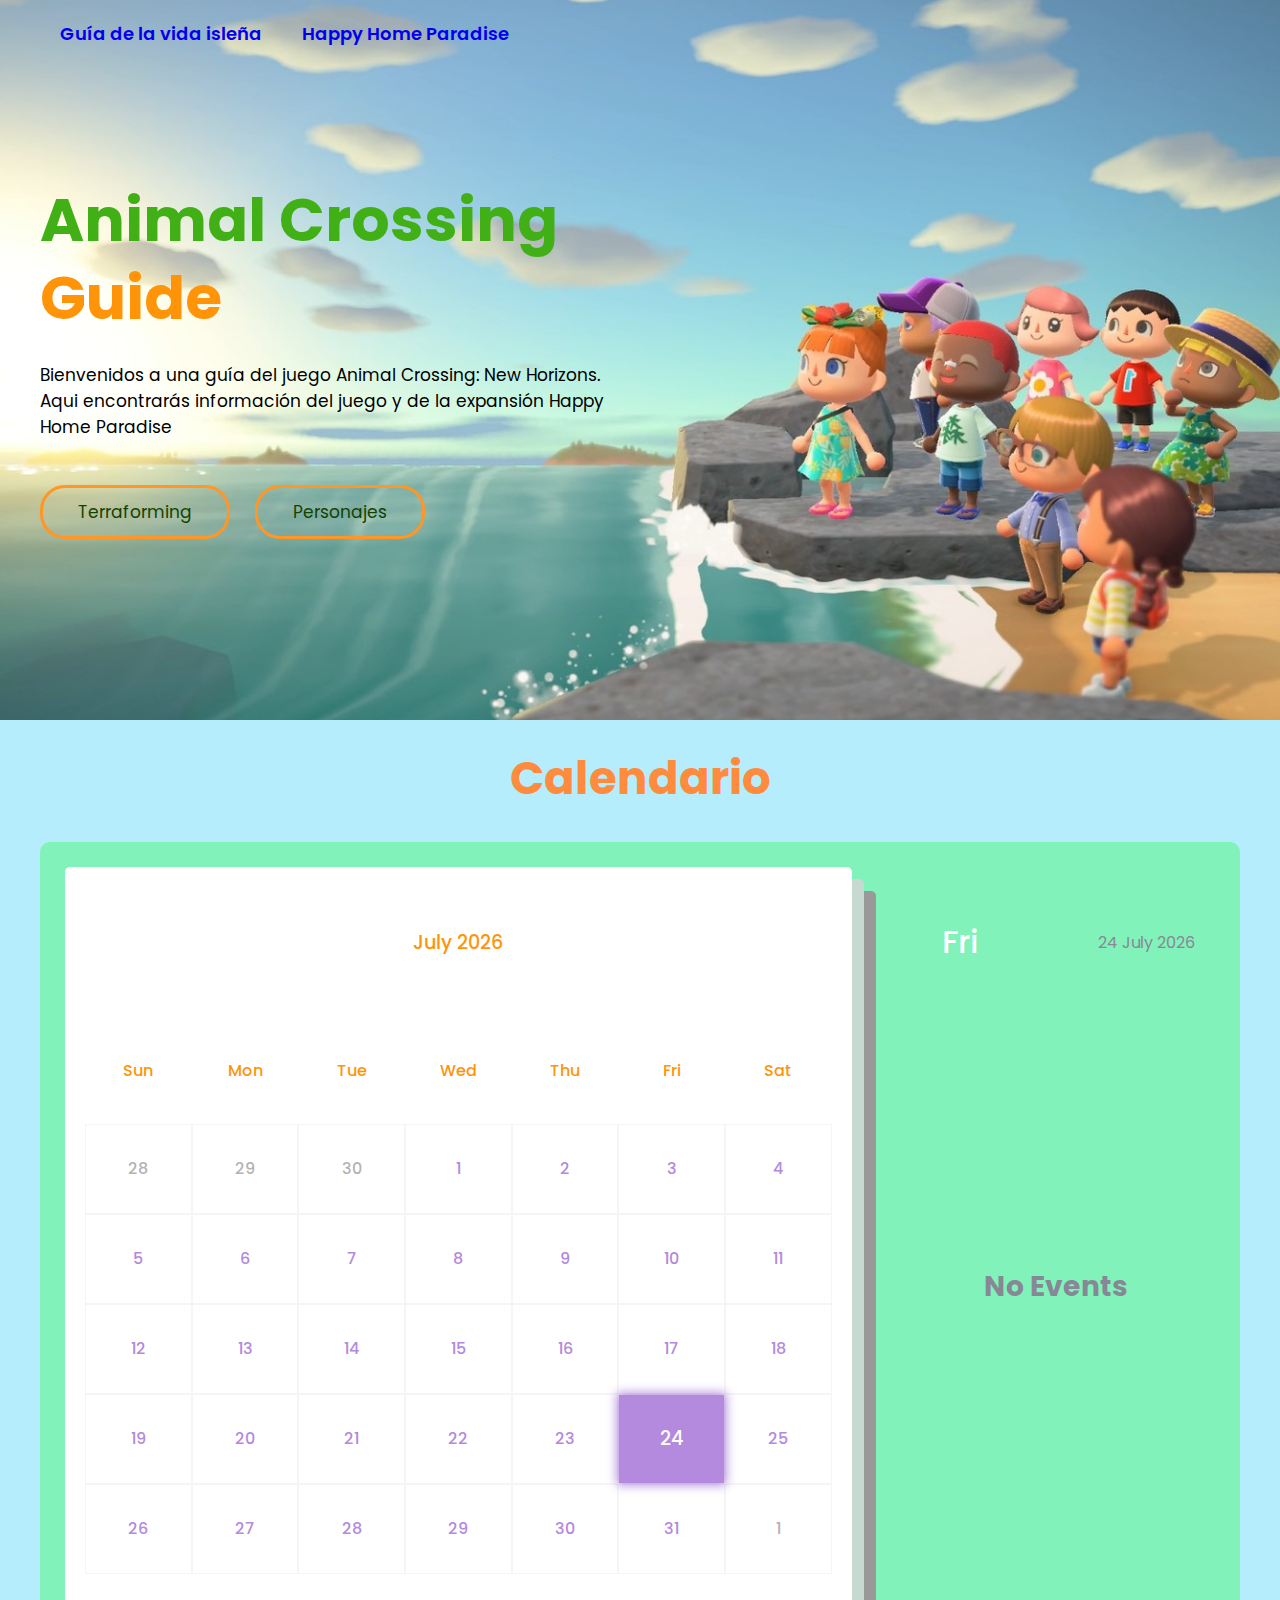
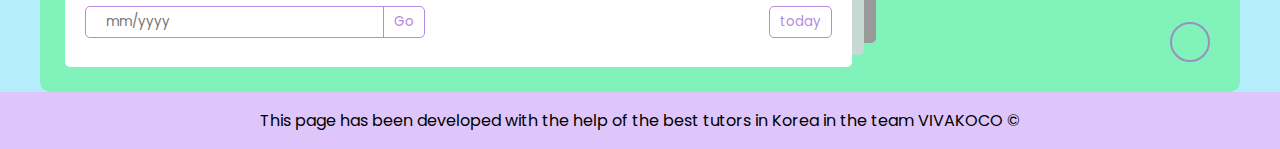
<file: Index.html>
<!DOCTYPE html>
<html>
<head>
    <meta charset="UTF-8" />
    <meta name="viewport" content="width=device-width, initial-scale=1.0">
    <title>Animal Crossing Guide</title>
    <link rel="stylesheet" href="style.css">
    <link rel="stylesheet" href="https://cdnjs.cloudflare.com/ajax/libs/font-awesome/6.6.0/css/all.min.css" integrity="sha512-Kc323vGBEqzTmouAECnVceyQqyqdsSiqLQISBL29aUW4U/M7pSPA/gEUZQqv1cwx4OnYxTxve5UMg5GT6L4JJg==" crossorigin="anonymous" referrerpolicy="no-referrer" />
</head>

<body>
    <header class="header">
    
        <div class="menu container">
            <nav class="navbar">
                <ul>
                    <li><a href="guia.html" >Guía de la vida isleña</a></li>
                    <li><a href="hhp.html" >Happy Home Paradise</a></li>
                </ul>
            </nav>
        </div>
        <div class="header-content container">
            <div class="header-txt">
                <h1>Animal Crossing <span> <br>Guide</span> </h1>
                <p>
                    Bienvenidos a una guía del juego Animal Crossing: New Horizons. 
                    Aqui encontrarás información del juego y de la expansión Happy Home Paradise 
                    
                </p>
                <div class="butons">
                    <a href="#" class="btn-1">Terraforming</a>
                    <a href="#" class="btn-1">Personajes</a>
                </div>
            </div>
        </div>
    </header>

    <div class="titulocal"><h2>Calendario</h2></div>
    

<section>
        
        <div class="calendar-content container">
            <div class="left">
                <div class="calendar">
                    <div class="month">
                        <i class="fa fa-angle-left prev"></i>
                        <div class="date"></div>
                        <i class="fa fa-angle-right next"></i>
                    </div>
                    <div class="weekdays">
                        <div>sun</div>
                        <div>mon</div>
                        <div>tue</div>
                        <div>wed</div>
                        <div>thu</div>
                        <div>fri</div>
                        <div>sat</div>
                    </div>
                    <div class="days">
                        <!-- Agregar dias a js -->
        
                    </div>
                    <div class="goto-today">
                        <div class="goto">
                            <input type="text" placeholder="mm/yyyy" class="date-input">
                            <button class="goto-btn">Go</button>
                        </div>
                        <button class="today-btn">today</button>
                    </div>
                </div>
            </div>
            <div class="right">
              <div class="today-date">
                <div class="event-day">wed</div>
                <div class="event-date">12th december 2022</div>
              </div>
              <div class="events"></div>
              <div class="add-event-wrapper">
                <div class="add-event-header">
                  <div class="title">Add Event</div>
                  <i class="fas fa-times close"></i>
                </div>
                <div class="add-event-body">
                  <div class="add-event-input">
                    <input type="text" placeholder="Event Name" class="event-name" />
                  </div>
                  <div class="add-event-input">
                    <input
                      type="text"
                      placeholder="Event Time From"
                      class="event-time-from"
                    />
                  </div>
                  <div class="add-event-input">
                    <input
                      type="text"
                      placeholder="Event Time To"
                      class="event-time-to"
                    />
                  </div>
                </div>
                <div class="add-event-footer">
                  <button class="add-event-btn">Add Event</button>
                </div>
              </div>
            </div>
            <button class="add-event">
              <i class="fas fa-plus"></i>
            </button>
        </div>
        
        <div class="credits">
         
  
          <footer>
            <p>This page has been developed with the help of the best tutors in Korea in the team VIVAKOCO ©</p>
        </footer>

    <script src="script.js"></script>
    </body>
</html>
</file>
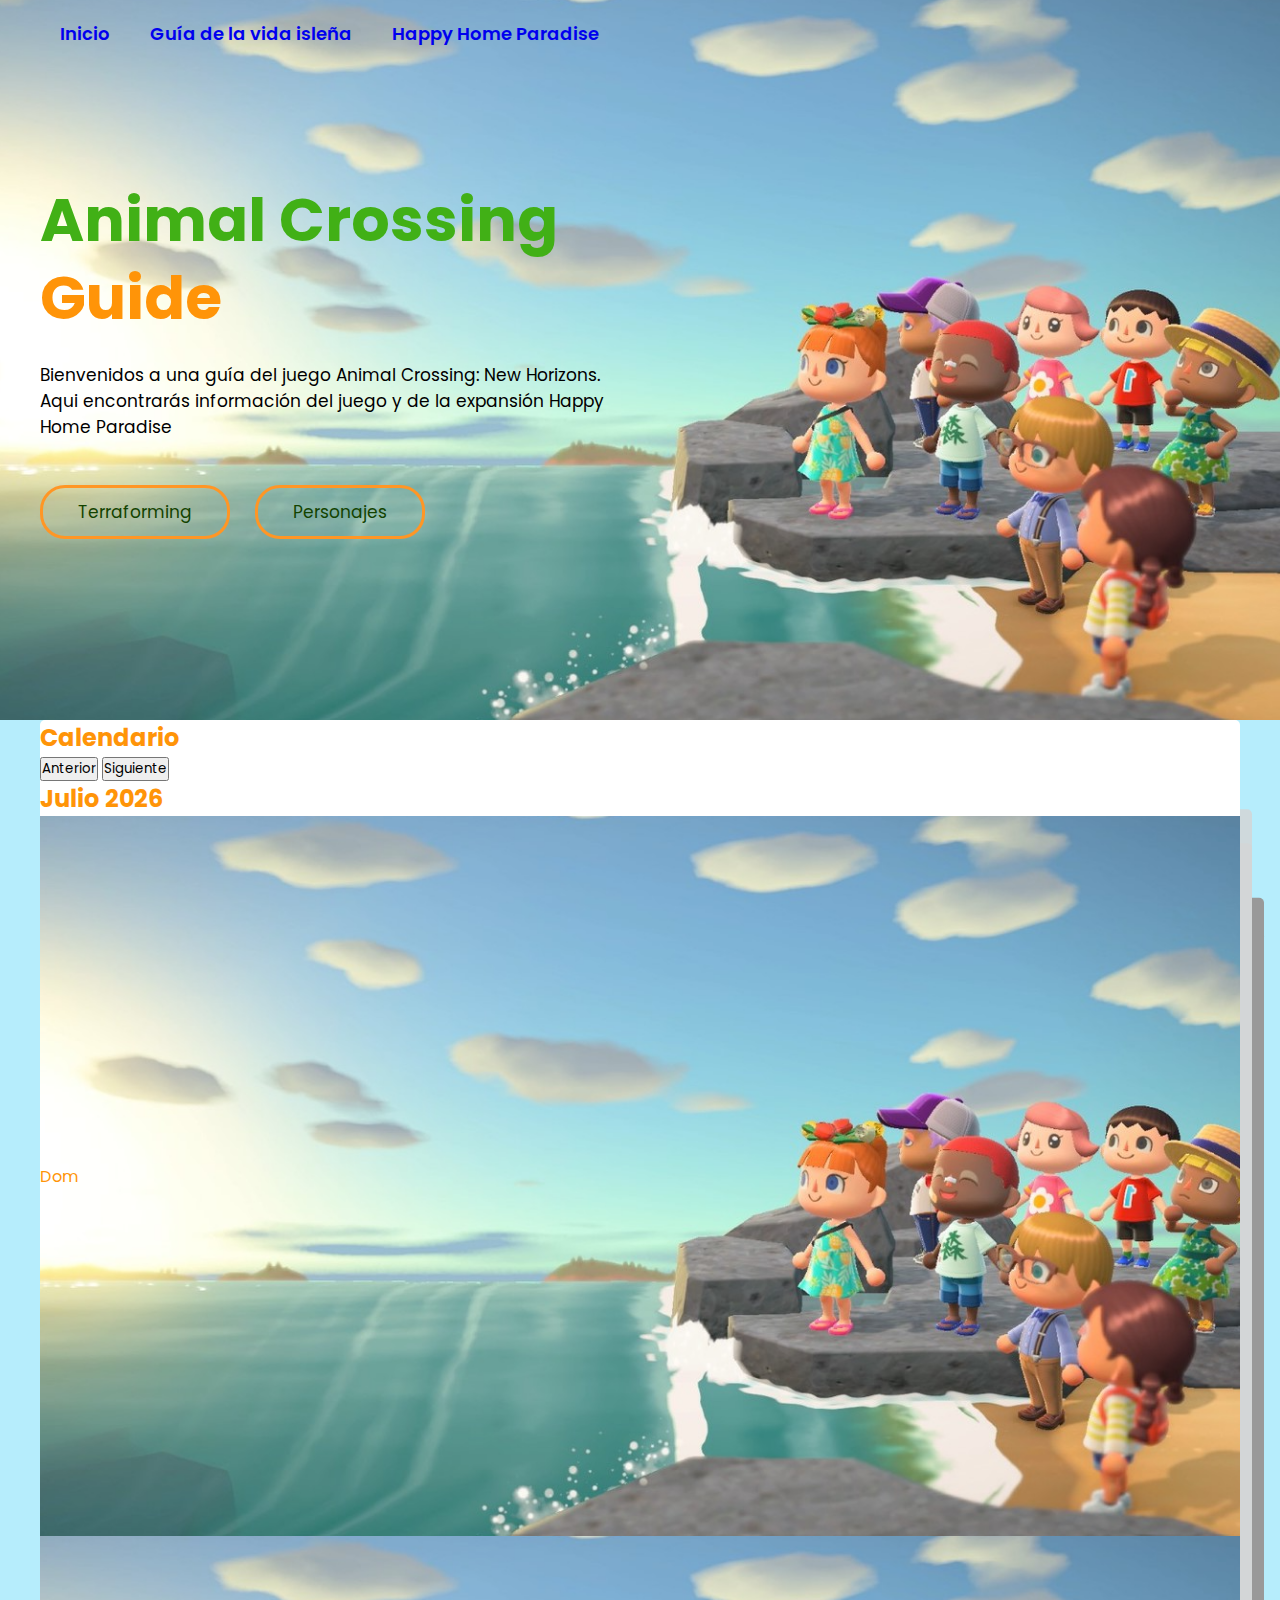
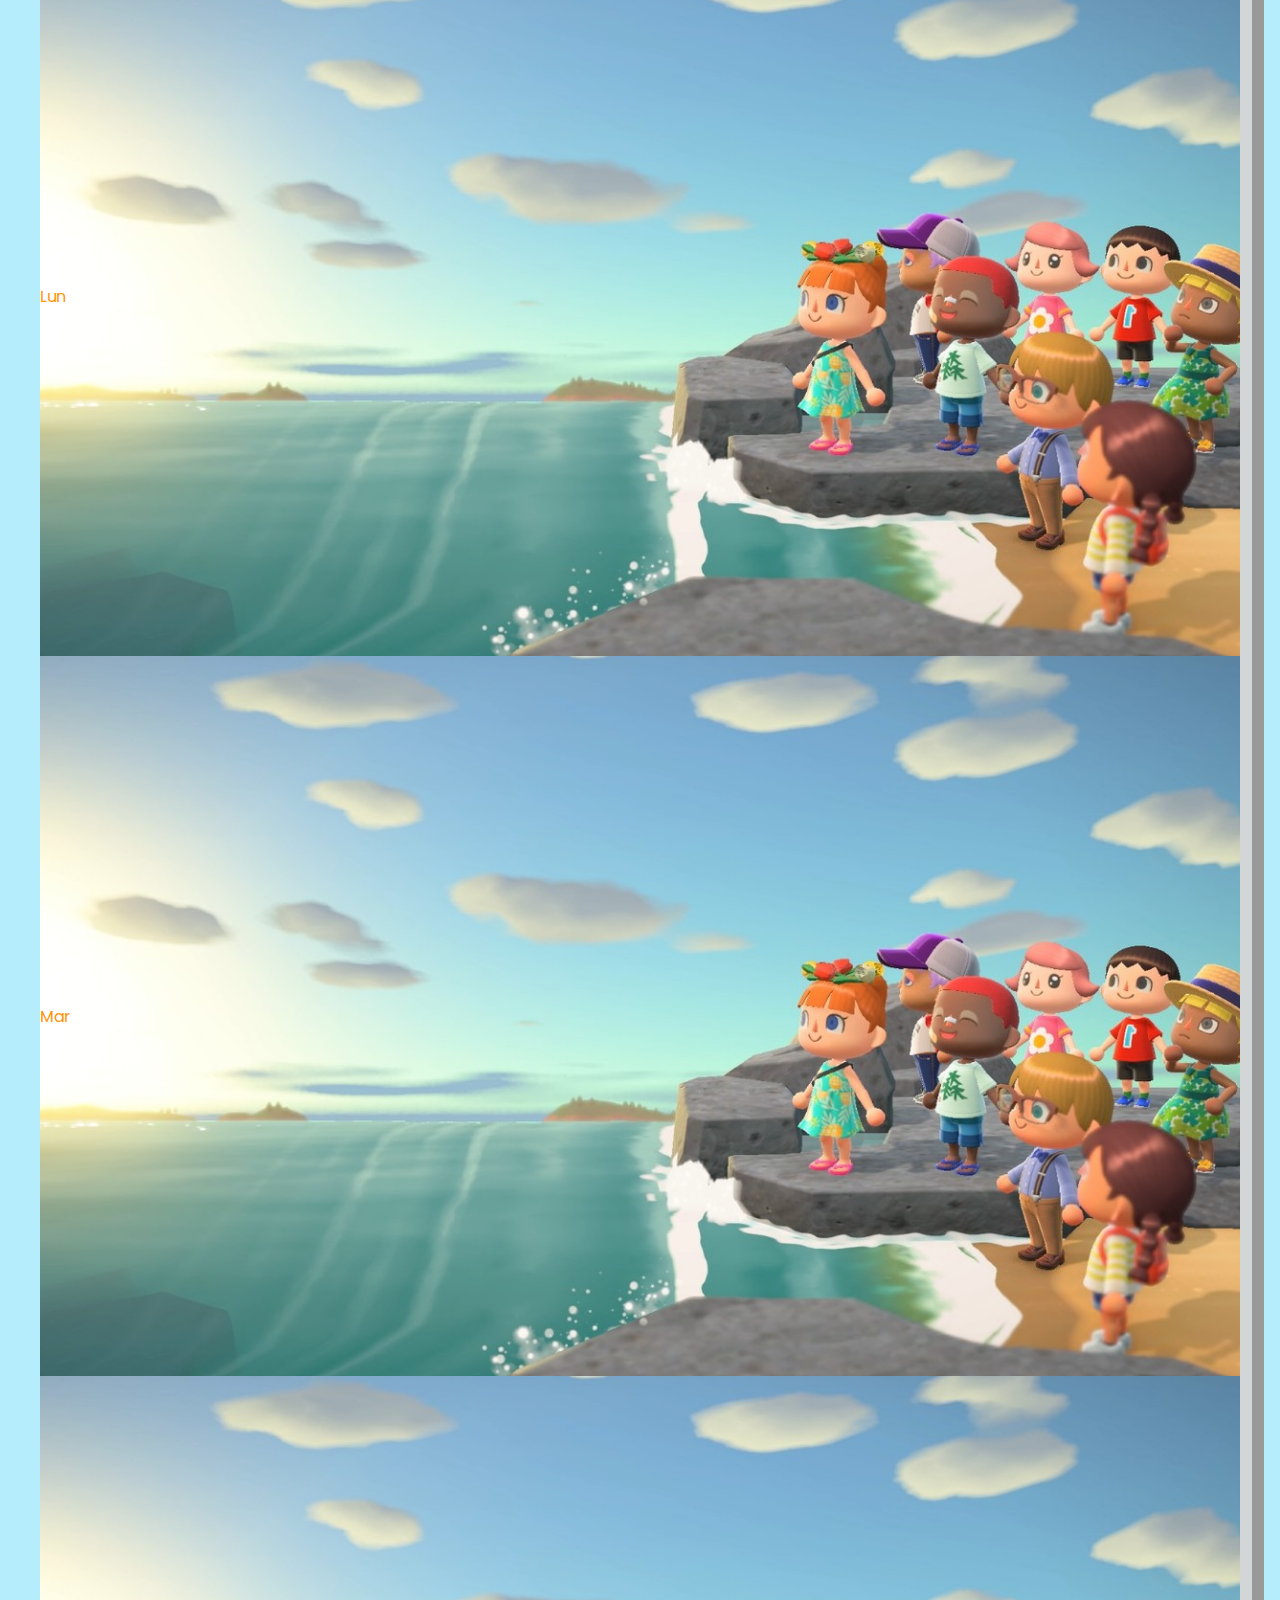
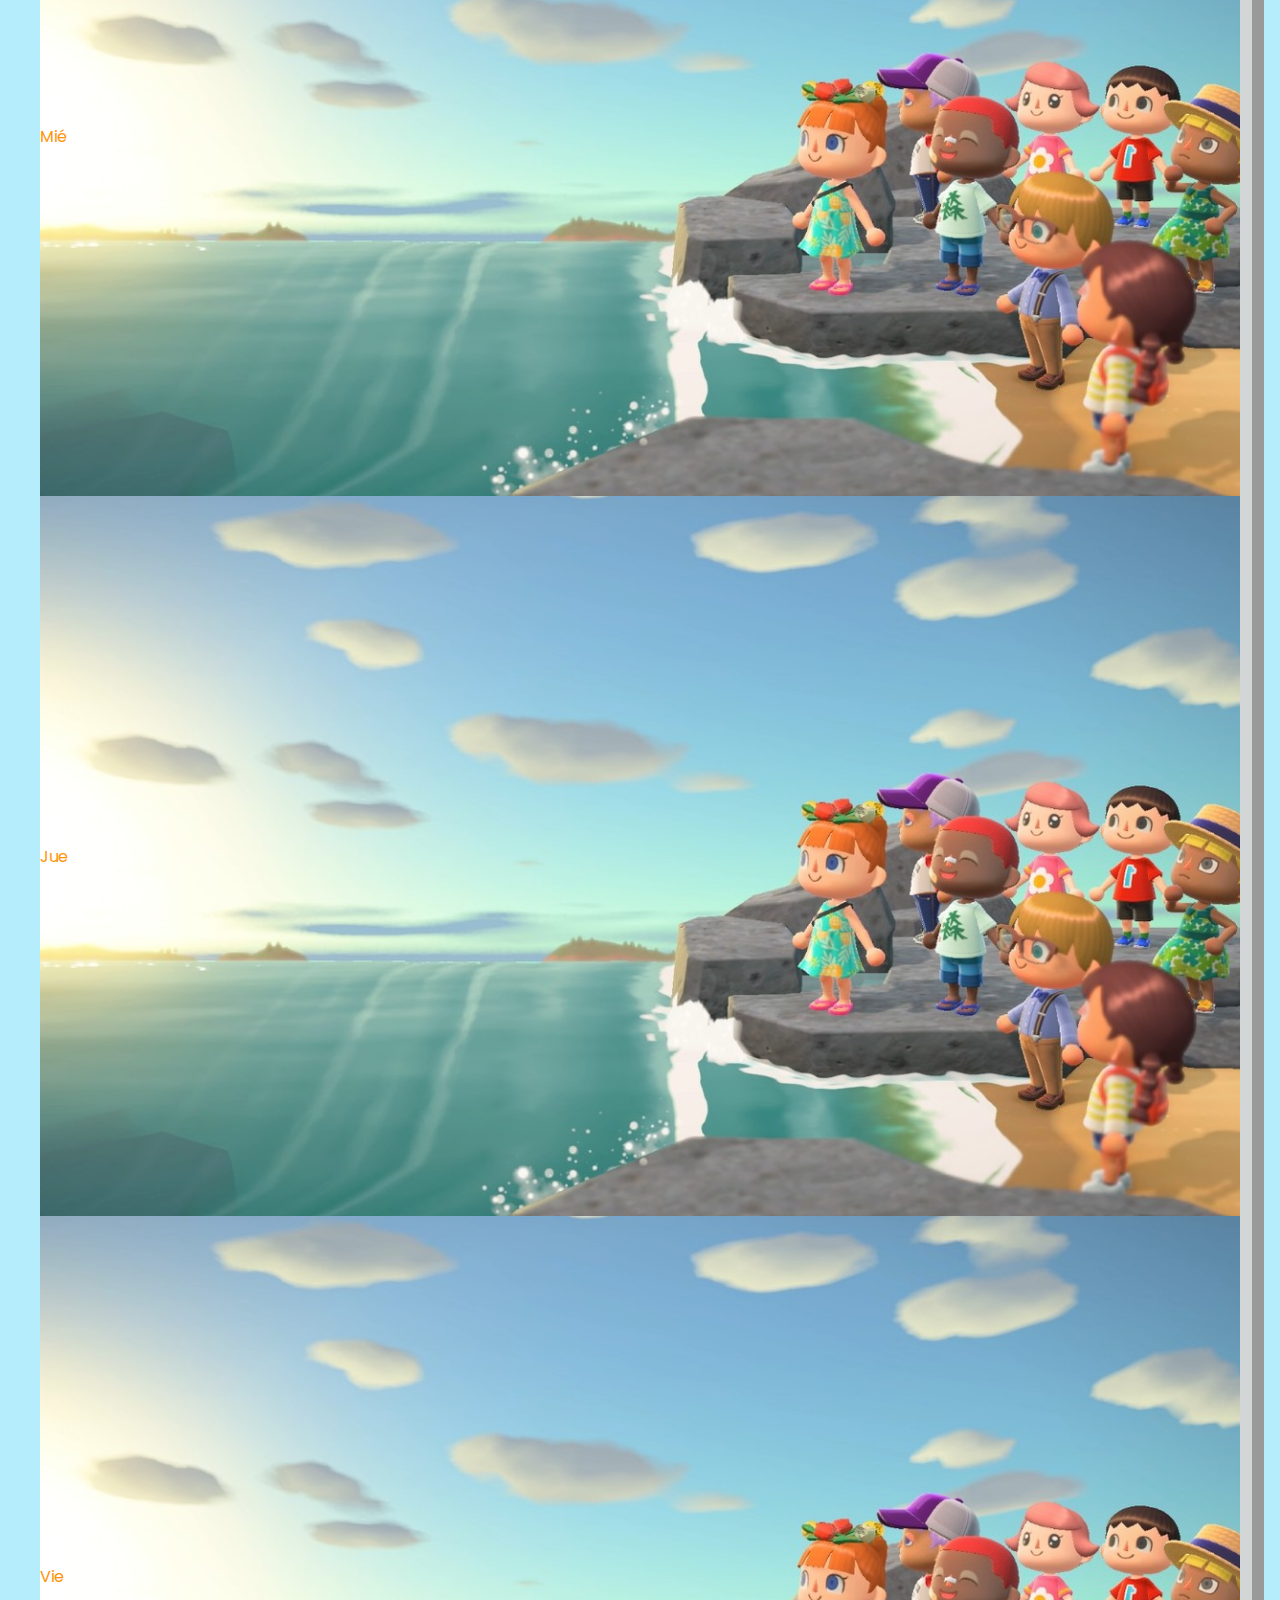
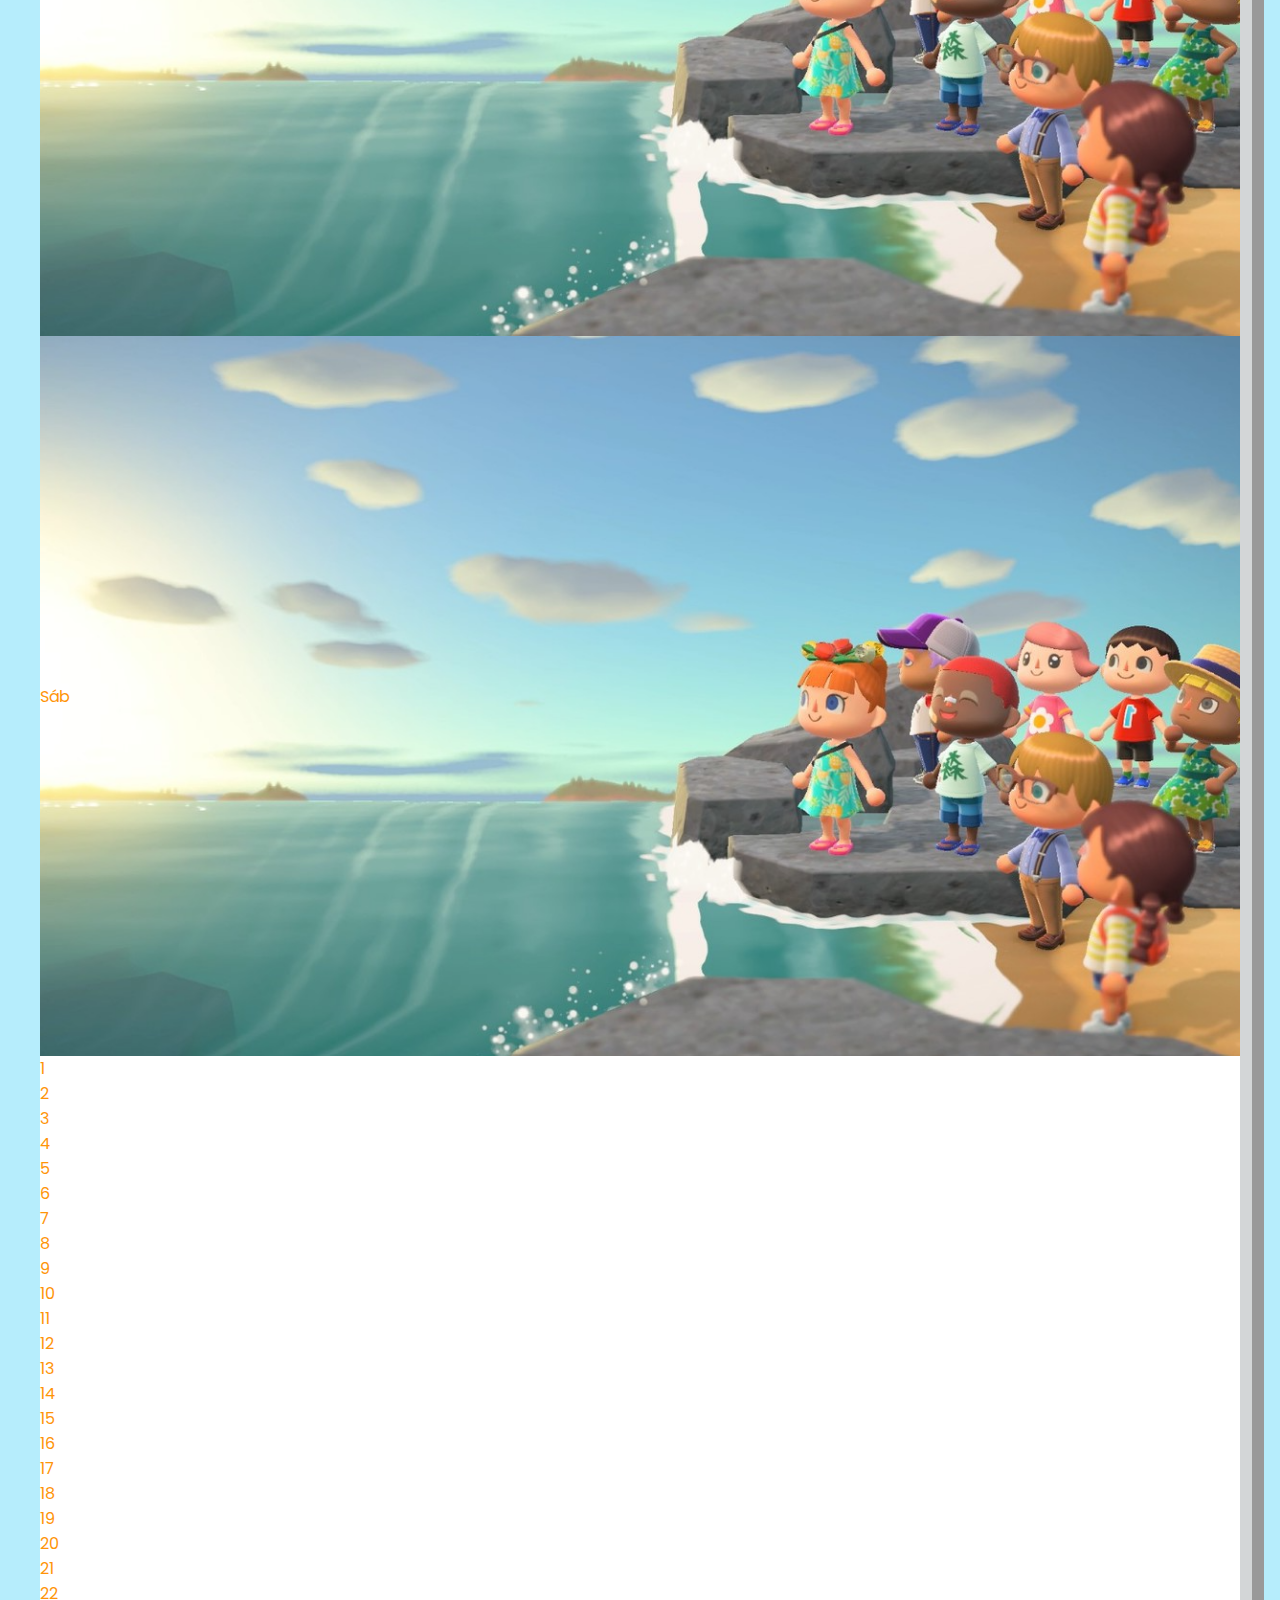
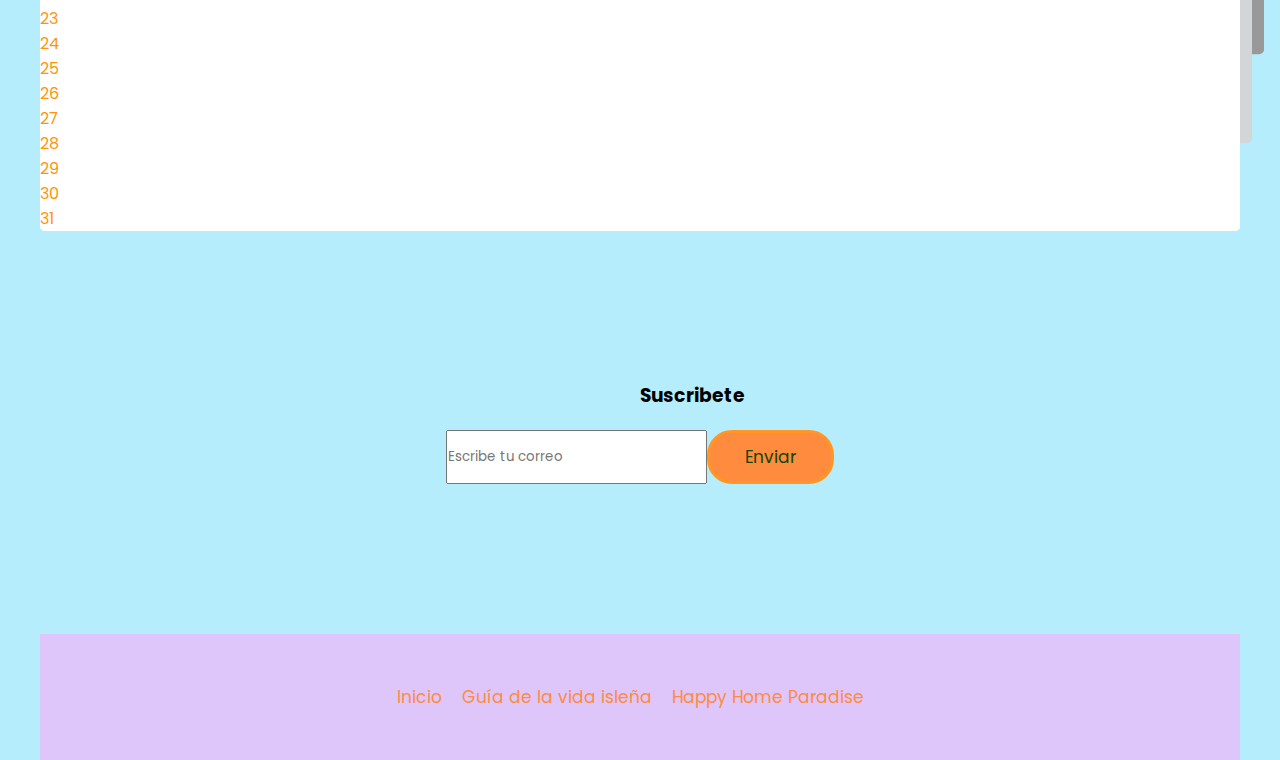
<file: AnimalCrossingGuide.html>
<!DOCTYPE html>
<html>
<head>
    <meta charset="UTF-8" />
    <title>Animal Crossing Guide</title>
    <link rel="stylesheet" href="style.css">
</head>

<body>
    <header class="header">

        <div class="menu container">
            <nav class="navbar">
                <ul>
                    <li><a href="#">Inicio</a></li>
                    <li><a href="#">Guía de la vida isleña</a></li>
                    <li><a href="#">Happy Home Paradise</a></li>
                </ul>
            </nav>
        </div>
        <div class="header-content container">
            <div class="header-txt">
                <h1>Animal Crossing <span> <br>Guide</span> </h1>
                <p>
                    Bienvenidos a una guía del juego Animal Crossing: New Horizons. 
                    Aqui encontrarás información del juego y de la expansión Happy Home Paradise 
                    
                </p>
                <div class="butons">
                    <a href="#" class="btn-1">Terraforming</a>
                    <a href="#" class="btn-1">Personajes</a>
                </div>
            </div>
        </div>
    </header>

<section>
    
    <section class="calendar container">

        <h2>Calendario</h2>

        <div class="calendar">
            <div class="calendar-header">
                <div class="calendar-controls">
                    <button id="prev-month">Anterior</button>
                    <button id="next-month">Siguiente</button>
                </div>
                <h2 id="month-name">Agosto 2024</h2>
            </div>
            <div class="calendar-body" id="calendar-body">
                <!-- Días se generarán con JavaScript -->
            </div>
        </div>
            <script>
            const calendarBody = document.getElementById('calendar-body');
            const monthName = document.getElementById('month-name');
            const prevMonthBtn = document.getElementById('prev-month');
            const nextMonthBtn = document.getElementById('next-month');
    
            let currentMonth = new Date().getMonth();
            let currentYear = new Date().getFullYear();
            let selectedDay = null;
    
            function renderCalendar(month, year) {
                const firstDay = new Date(year, month, 1).getDay();
                const daysInMonth = new Date(year, month + 1, 0).getDate();
                const today = new Date();
                const monthNames = ["Enero", "Febrero", "Marzo", "Abril", "Mayo", "Junio", "Julio", "Agosto", "Septiembre", "Octubre", "Noviembre", "Diciembre"];
                
                monthName.textContent = `${monthNames[month]} ${year}`;
    
                calendarBody.innerHTML = '';
                const days = ['Dom', 'Lun', 'Mar', 'Mié', 'Jue', 'Vie', 'Sáb'];
                days.forEach(day => {
                    const div = document.createElement('div');
                    div.className = 'header';
                    div.textContent = day;
                    calendarBody.appendChild(div);
                });
    
                // Espacios vacíos antes del primer día del mes
                for (let i = 0; i < firstDay; i++) {
                    const div = document.createElement('div');
                    div.className = 'empty';
                    calendarBody.appendChild(div);
                }
    
                // Días del mes
                for (let day = 1; day <= daysInMonth; day++) {
                    const div = document.createElement('div');
                    div.className = 'day';
                    div.textContent = day;
                    div.addEventListener('click', () => selectDay(day));
    
                    // Marcar el día actual
                    if (day === today.getDate() && month === today.getMonth() && year === today.getFullYear()) {
                        div.classList.add('today');
                    }
    
                    calendarBody.appendChild(div);
                }
            }
    
            function selectDay(day) {
                if (selectedDay) {
                    selectedDay.classList.remove('selected');
                }
                const dayDivs = Array.from(calendarBody.getElementsByClassName('day'));
                selectedDay = dayDivs.find(div => div.textContent == day);
                if (selectedDay) {
                    selectedDay.classList.add('selected');
                }
            }
    
            prevMonthBtn.addEventListener('click', () => {
                currentMonth--;
                if (currentMonth < 0) {
                    currentMonth = 11;
                    currentYear--;
                }
                renderCalendar(currentMonth, currentYear);
            });
    
            nextMonthBtn.addEventListener('click', () => {
                currentMonth++;
                if (currentMonth > 11) {
                    currentMonth = 0;
                    currentYear++;
                }
                renderCalendar(currentMonth, currentYear);
            });
    
            // Renderizar el calendario inicial
            renderCalendar(currentMonth, currentYear);
            </script>

        </div>
    </section>
 </section>

    <section class="contact container">
        <div class="contact-container">
            <h3>Suscribete</h3>
            <form>
                <input type="Email" placeholder="Escribe tu correo">
                <input type="submit" class="btn-3" value="Enviar">
            </form>
        </div>

    </section>

    <footer class="footer container">

        <div class="link">
            <ul>
                <li><a href="#">Inicio</a></li>
                <li><a href="#">Guía de la vida isleña</a></li>
                <li><a href="#">Happy Home Paradise</a></li>
            
            </ul>
        </div>

    </footer>



</body>
</html>
</file>
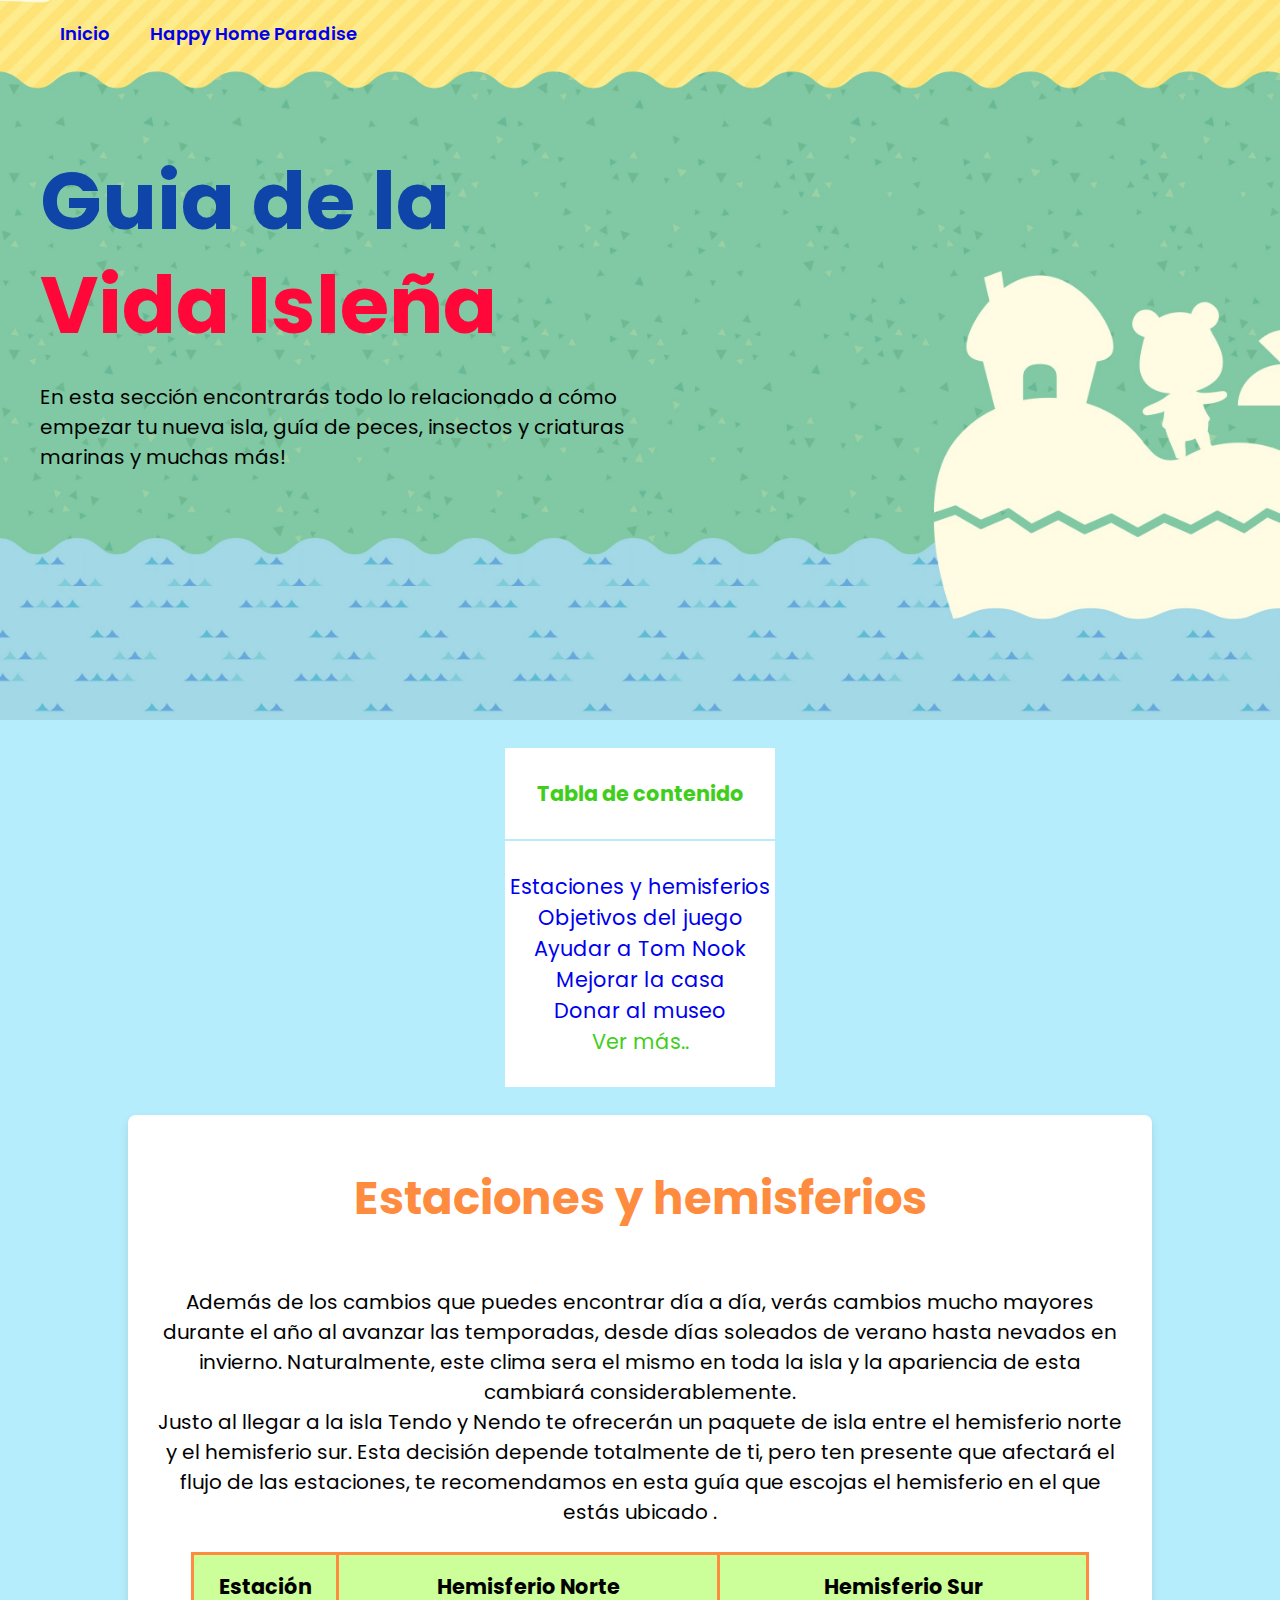
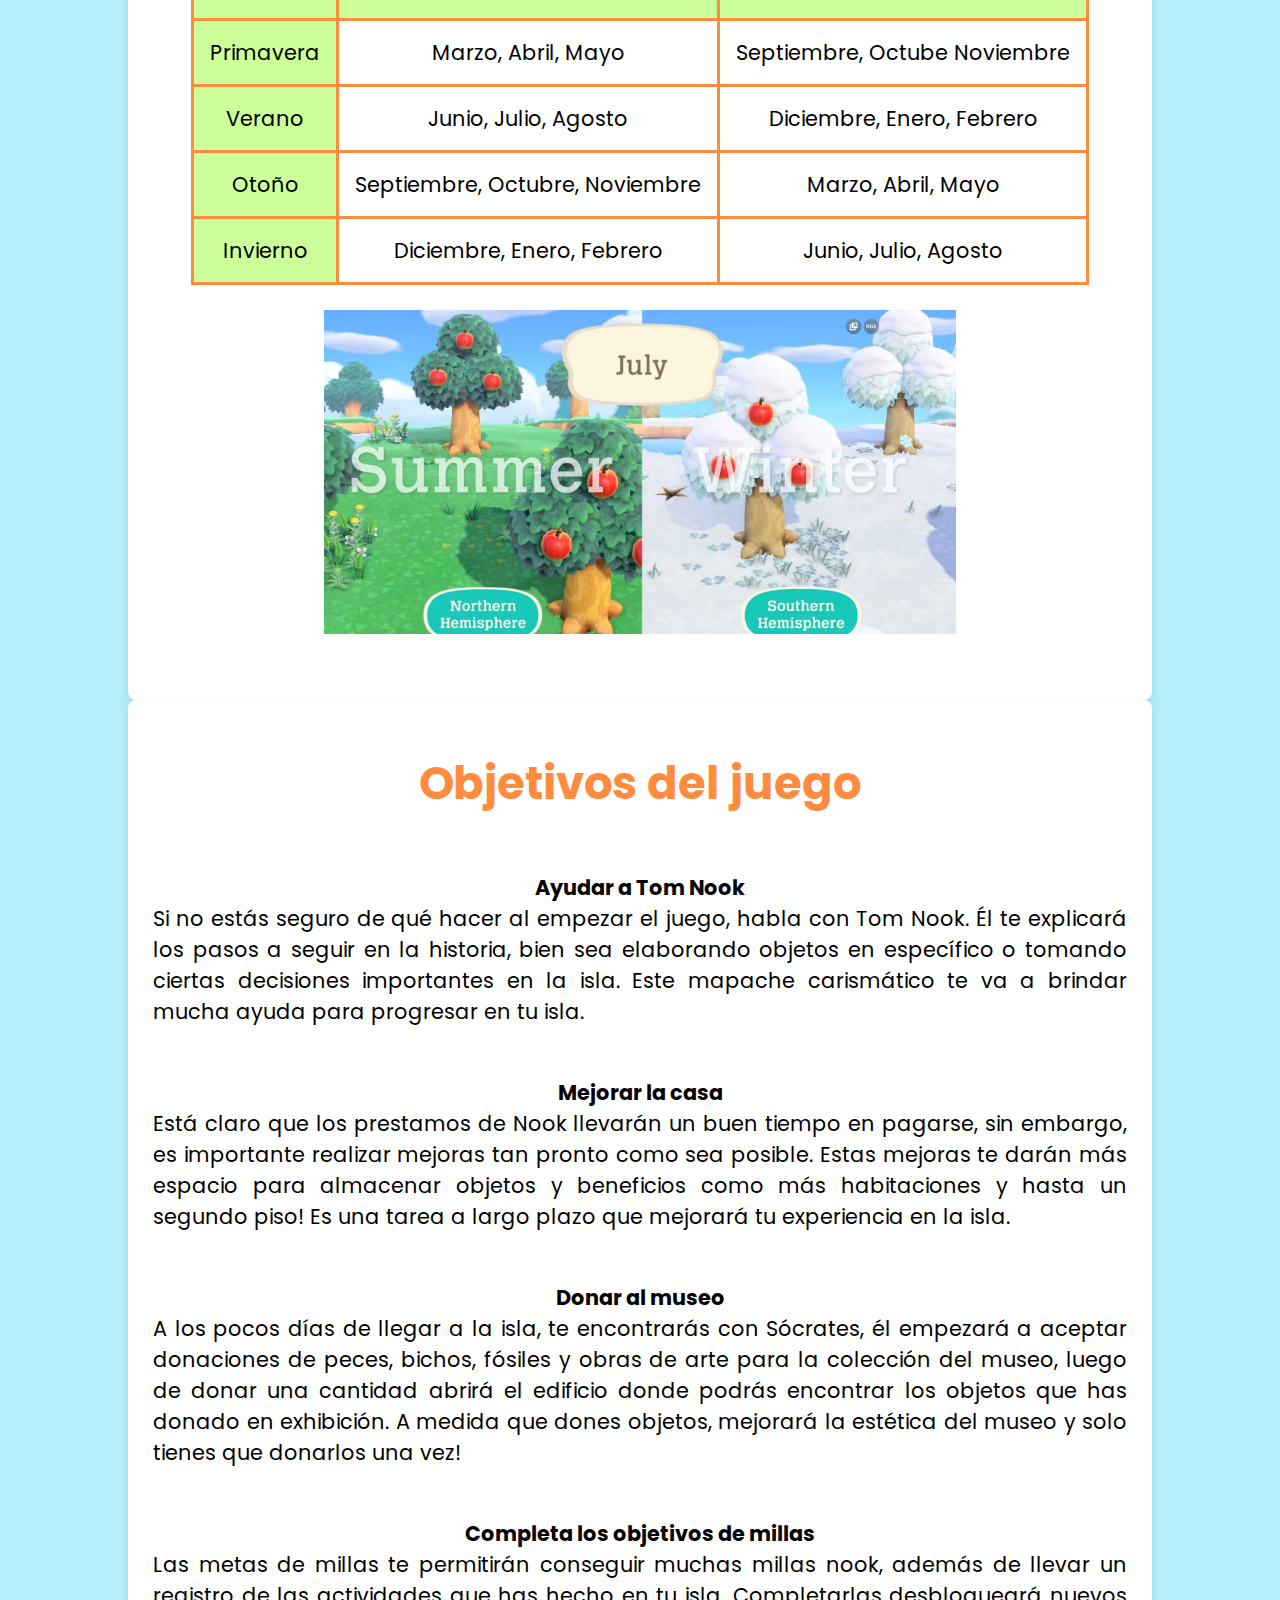
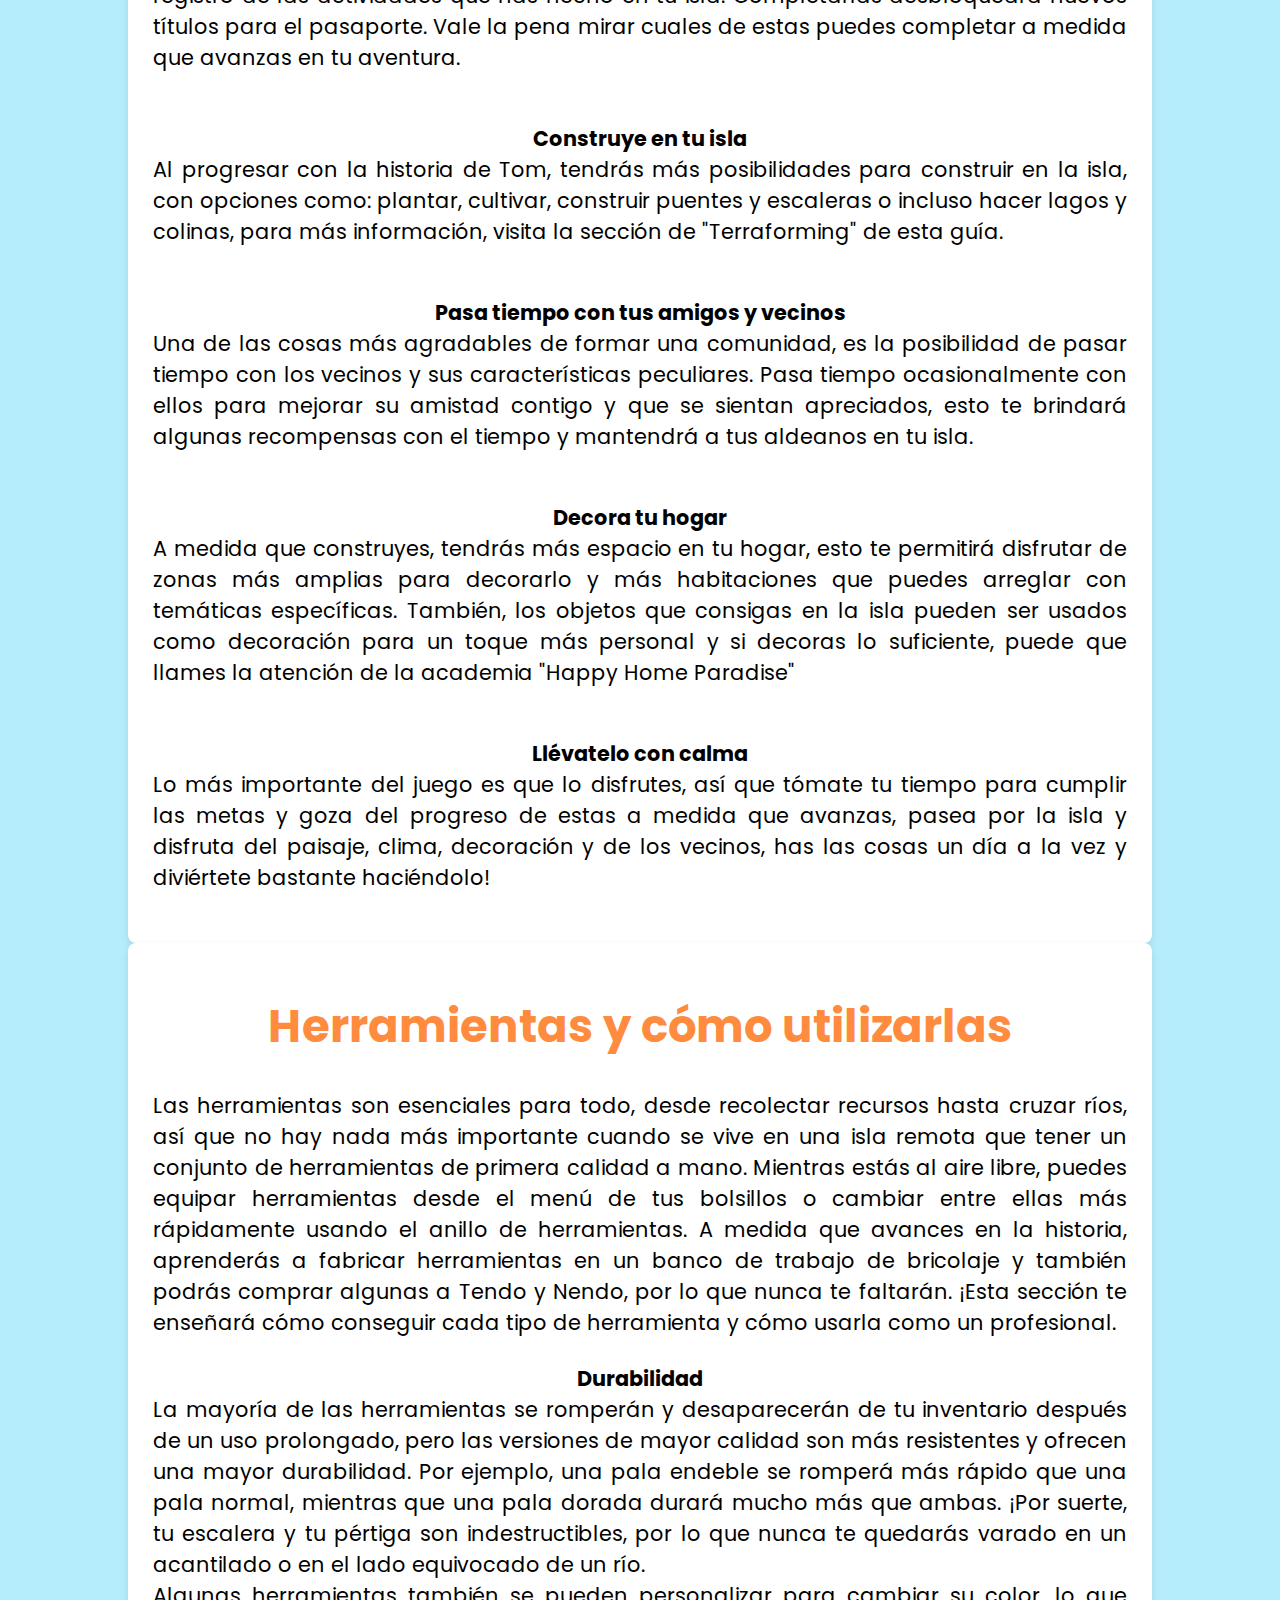
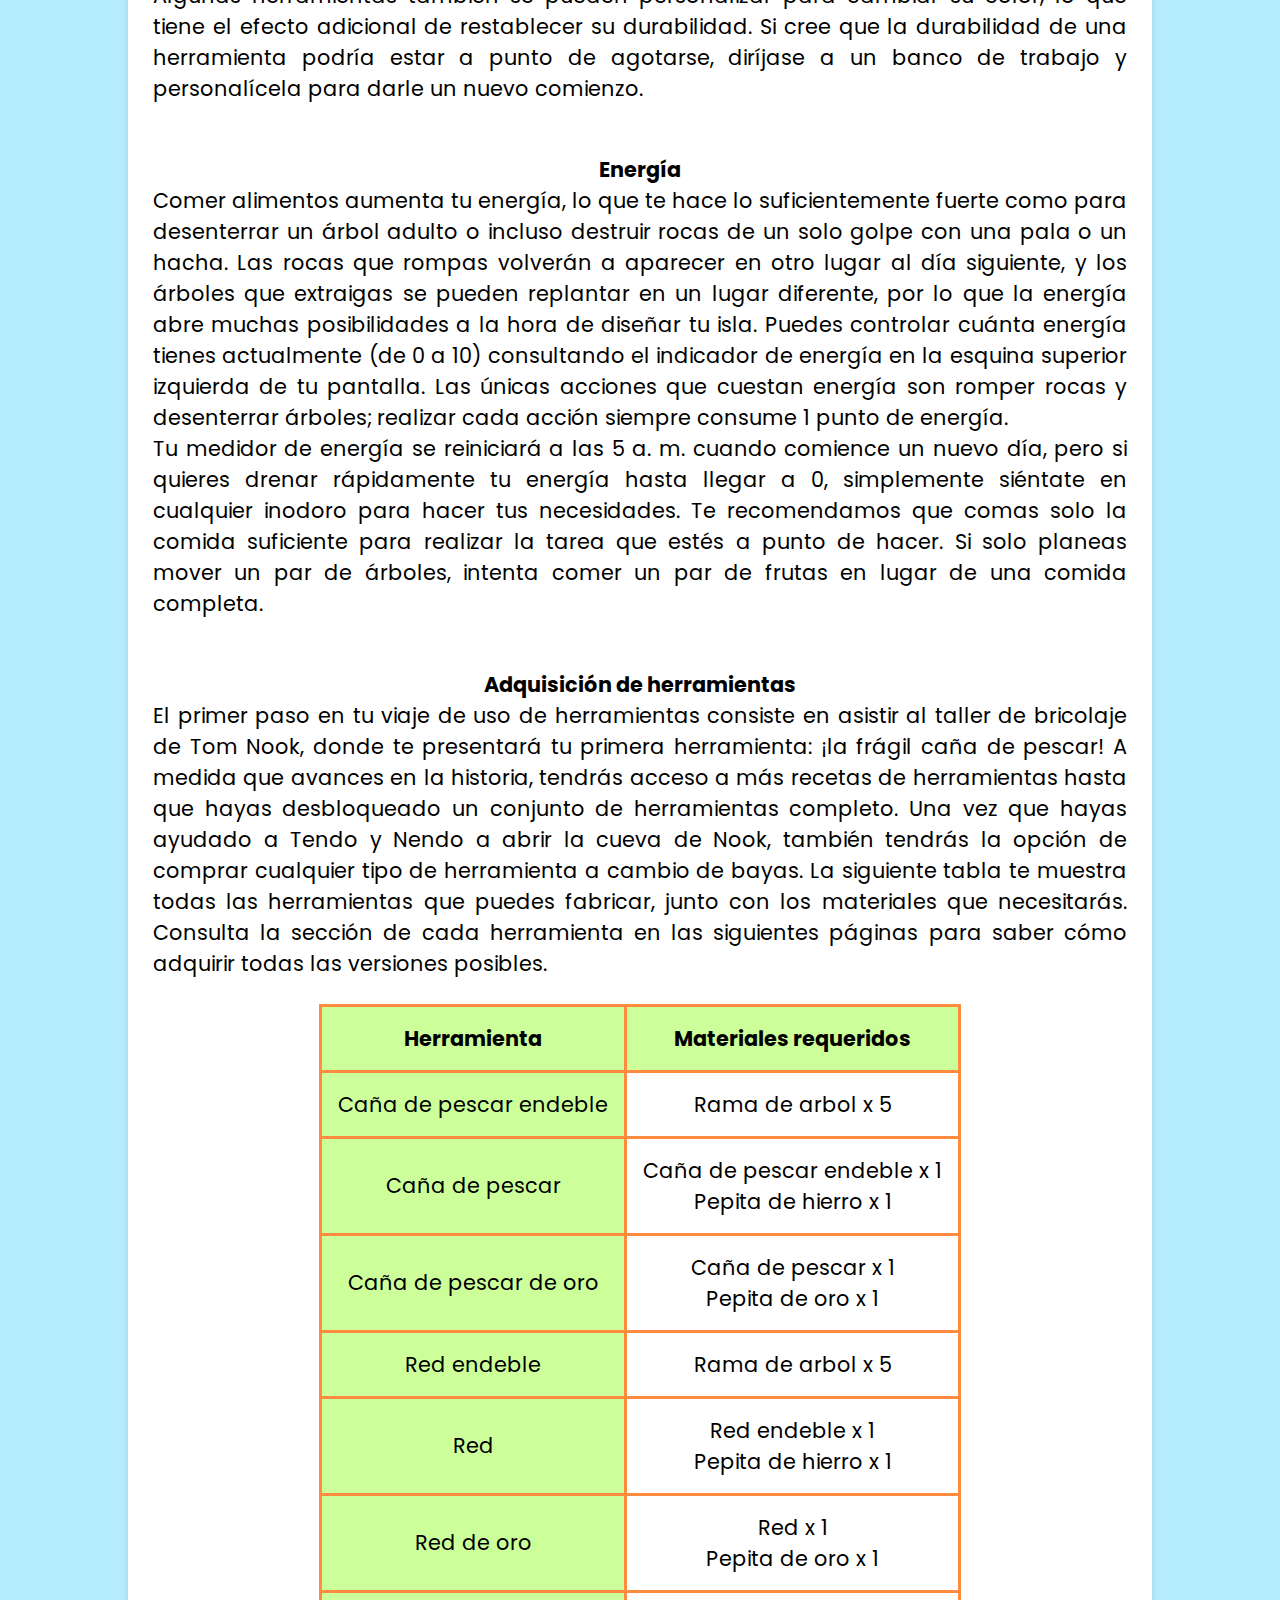
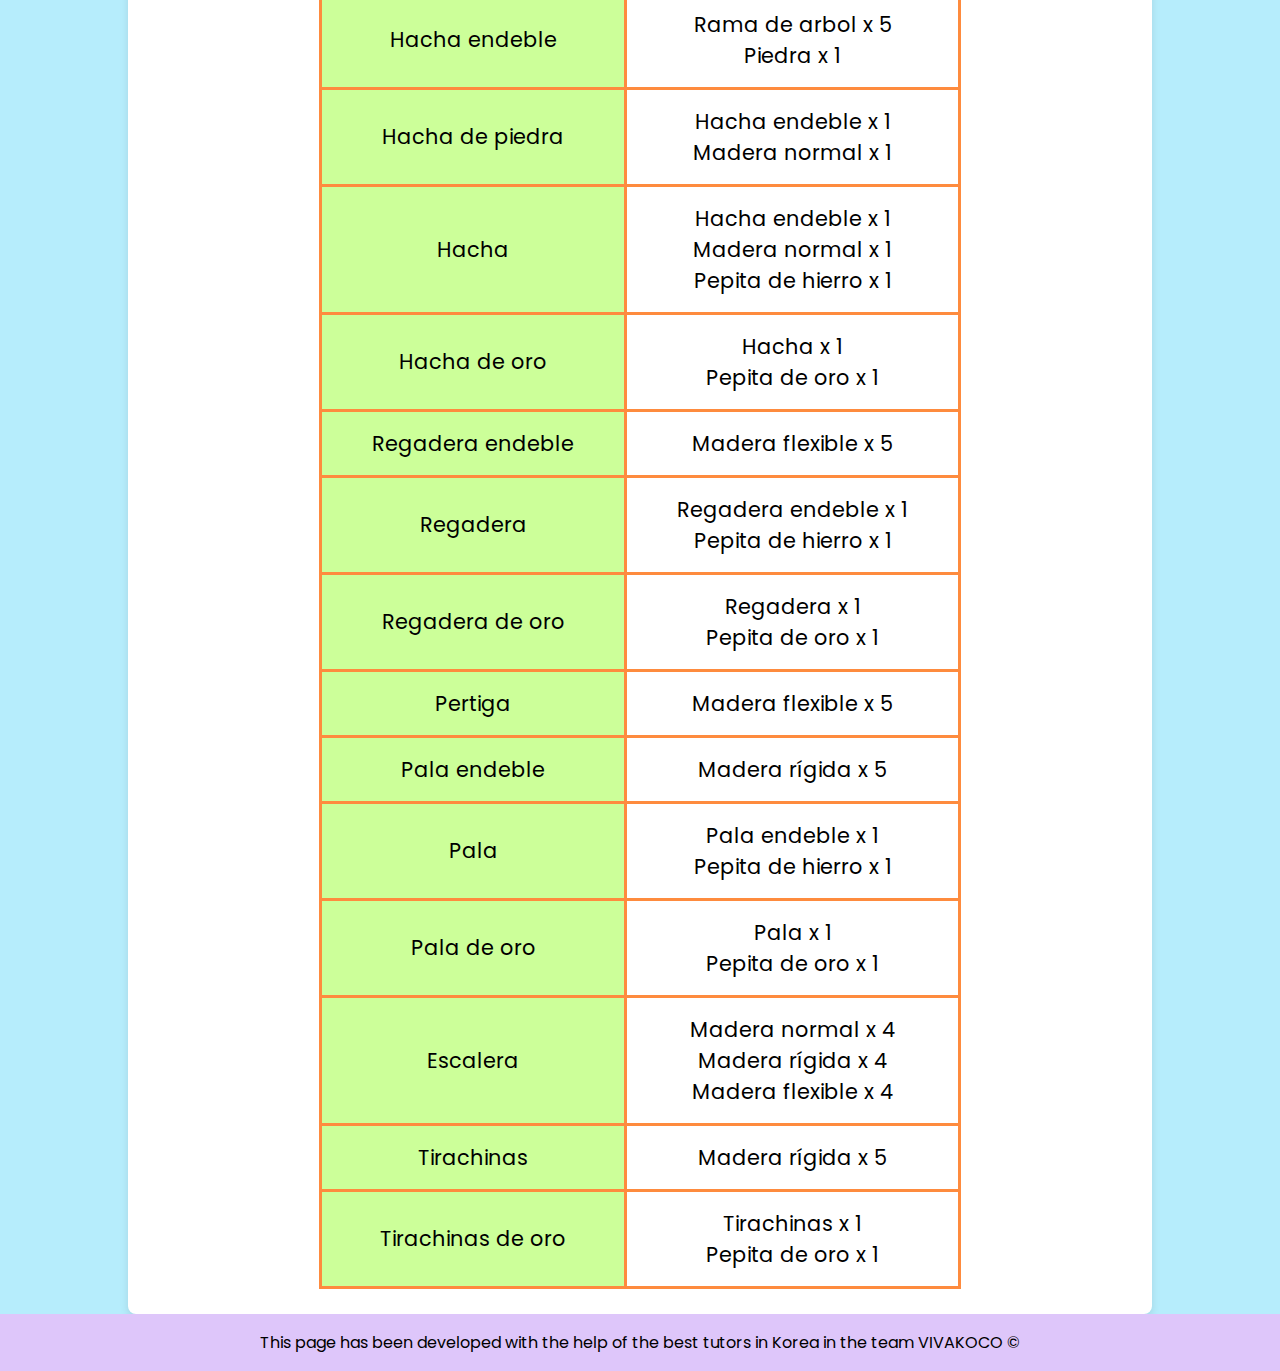
<file: guia.html>
<!DOCTYPE html>
<html lang="en">
<head>
    <meta charset="UTF-8">
    <meta name="viewport" content="width=device-width, initial-scale=1.0">
    <title>Guia de la Vida Isleña</title>
    <link rel="stylesheet" href="styleg.css">
</head>
<body>
    <header class="header">

        <div class="menu container">
            <nav class="navbar">
                <ul>
                    <li><a href="Index.html" >Inicio</a></li>
                    <li><a href="hhp.html" >Happy Home Paradise</a></li>
                </ul>
            </nav>
        </div>

        <div class="header-content container">
            <div class="header-txt">
                <h1>Guia de la <span> <br>Vida Isleña</span> </h1>
                <p>
                    En esta sección encontrarás todo lo relacionado a cómo empezar
                    tu nueva isla, guía de peces, insectos y criaturas marinas y muchas
                    más!
                    
                </p>
                
            </div>
        </div>
    </header>
    
<section class="Estyhem">
    <div class="indice">
    
        <table data-tipo="tabla1">
            <thead>
                <tr>
                    <td>
                        Tabla de contenido
                        
                    </td>
                </tr>
            </thead>    
            <tbody>
                <tr>
                    <td>
                        <ol>
                            <li>
                                <a href="#til1">Estaciones y hemisferios</a>
                            </li>
                            <li>
                                <a href="#til2">Objetivos del juego</a>
                            </li>
                            <li>
                                <a href="#sub1">Ayudar a Tom Nook</a>
                            </li>
                            <li>
                                <a href="#sub2">Mejorar la casa</a>
                            </li>
                            <li>
                                <a href="#sub3">Donar al museo</a>
                            </li>
                            <details>
                                <summary>Ver más..</summary>
                                    <ul>
                                        <li>
                                            <a href="#sub4">Completa los objetivos de millas</a>
                                        </li>
                                        <li>
                                            <a href="#sub5">Construye en tu isla</a>
                                        </li>
                                        <li>
                                            <a href="#sub6">Pasa tiempo con tus amigos y vecinos</a>
                                        </li>
                                        <li>
                                            <a href="#sub7">Decora tu hogar</a>
                                        </li>
                                        <li>
                                            <a href="#sub8">Llévatelo con calma</a>
                                        </li>
                                        <li>
                                            <a href="#til3">Herramientas y cómo utilizarlas</a>
                                        </li>
                                        <li>
                                            <a href="#sub9">Durabilidad</a>
                                        </li>
                                        <li>
                                            <a href="#sub10">Energía</a>
                                        </li>
                                        <li>
                                            <a href="#sub11">Adquisición de herramientas</a>
                                        </li>
                                    </ul>
                                
                            </details>
                            
                            
                    
                        </ol>
                    </td>
                </tr>
            </tbody>
            
                
        </table>
        
    </div>
        
    
    
    <div class="cuadro">
        <div class="titulohem"><h2 id="til1">Estaciones y hemisferios</h2></div>
            <div class="estaciones">
            <p>
            Además de los cambios que puedes encontrar día a día, verás cambios mucho
            mayores durante el año al avanzar las temporadas, desde días soleados de 
            verano hasta nevados en invierno. Naturalmente, este clima sera el mismo
            en toda la isla y la apariencia de esta cambiará considerablemente.
            <span> <br> Justo al llegar a la isla Tendo y Nendo te ofrecerán un paquete
            de isla entre el hemisferio norte y el hemisferio sur. Esta decisión
            depende totalmente de ti, pero ten presente que afectará el flujo de las
            estaciones, te recomendamos en esta guía que escojas el hemisferio en el
            que estás ubicado .</span>
            </p>
        </div>
        <table>
            <thead>
                <tr>
                    <td>Estación</td>
                    <td>Hemisferio Norte</td>
                    <td>Hemisferio Sur</td>
                </tr>
            </thead>
            <tbody>
            
            <tr>
                <td>Primavera</td>
                <td>Marzo, Abril, Mayo</td>
                <td>Septiembre, Octube Noviembre</td>
            </tr>
            <tr>
                <td>Verano</td>
                <td>Junio, Julio, Agosto</td>
                <td>Diciembre, Enero, Febrero</td>
            </tr>
            <tr>
                <td>Otoño</td>
                <td>Septiembre, Octubre, Noviembre</td>
                <td>Marzo, Abril, Mayo</td>
            </tr>
            <tr>
                <td>Invierno</td>
                <td>Diciembre, Enero, Febrero</td>
                <td>Junio, Julio, Agosto</td>
            </tr>
            </tbody>
            
            
           
        </table>
        <div class="imgseason">
            <img src="images/hemisferios.png">
        </div>
        


    </div>
    

    

    
</section>


<section class="object">
    <div class="cuadro2">
        <div class="titulobject"><h2 id="til2">Objetivos del juego</h2></div>
            <div class="ayudar">
                <div class="tilayudar">
                    <h4 id="sub1">Ayudar a Tom Nook</h4>
                </div>
                
                <p>
                    Si no estás seguro de qué hacer al empezar el juego, habla con Tom Nook. 
                    Él te explicará los pasos a seguir en la historia, bien sea elaborando 
                    objetos en específico o tomando ciertas decisiones importantes en la isla. 
                    Este mapache carismático te va a brindar mucha ayuda para progresar en tu isla.
            
                </p>
            </div>
            
            <div class="mejor">
                <div class="tilmejor">
                    <h4 id="sub2">Mejorar la casa</h4>
                </div>
                
                <p>
                    Está claro que los prestamos de Nook llevarán un buen tiempo en pagarse, sin 
                    embargo, es importante realizar mejoras tan pronto como sea posible. Estas mejoras
                    te darán más espacio para almacenar objetos y beneficios como más habitaciones y 
                    hasta un segundo piso! Es una tarea a largo plazo que mejorará tu experiencia en 
                    la isla.
        
                </p>
            </div>

            <div class="donar">
                <div class="tildonar">
                    <h4 id="sub3">Donar al museo</h4>
                </div>
                <p>
                    A los pocos días de llegar a la isla, te encontrarás con Sócrates, él empezará 
                    a aceptar donaciones de peces, bichos, fósiles y obras de arte para la colección 
                    del museo, luego de donar una cantidad abrirá el edificio donde podrás encontrar 
                    los objetos que has donado en exhibición. A medida que dones objetos, mejorará la 
                    estética del museo y solo tienes que donarlos una vez!
                </p>
            </div>
        
            <div class="millas">
                <div class="tilmillas">
                    <h4 id="sub4">Completa los objetivos de millas</h4>
                </div>
                <p>
                    Las metas de millas te permitirán conseguir muchas millas nook, además de llevar
                    un registro de las actividades que has hecho en tu isla. Completarlas 
                    desbloqueará nuevos títulos para el pasaporte. Vale la pena mirar cuales de 
                    estas puedes completar a medida que avanzas en tu aventura.
                </p>
            </div>

            <div class="construye">
                <div class="tilconstruye">
                    <h4 id="sub5">Construye en tu isla</h4>
                </div>
                <p>
                    Al progresar con la historia de Tom, tendrás más posibilidades para construir 
                    en la isla, con opciones como: plantar, cultivar, construir puentes y escaleras o 
                    incluso hacer lagos y colinas, para más información, visita la sección de 
                    "Terraforming" de esta guía.
                </p>
            </div>
        
        <div class="tiempoam">
            <div class="tiltiempoam">
                <h4 id="sub6">Pasa tiempo con tus amigos y vecinos</h4>
            </div>
            <p>
                Una de las cosas más agradables de formar una comunidad, es la posibilidad de 
                pasar tiempo con los vecinos y sus características peculiares. Pasa tiempo 
                ocasionalmente con ellos para mejorar su amistad contigo y que se sientan 
                apreciados, esto te brindará algunas recompensas con el tiempo y mantendrá 
                a tus aldeanos en tu isla.
            </p>
        </div>

        <div class="decor">
            <div class="tildecor">
                <h4 id="sub7">Decora tu hogar</h4>
            </div>
            <p>
                A medida que construyes, tendrás más espacio en tu hogar, esto te permitirá 
                disfrutar de zonas más amplias para decorarlo y más habitaciones que puedes 
                arreglar con temáticas específicas. También, los objetos que consigas en la 
                isla pueden ser usados como decoración para un toque más personal y si decoras
                lo suficiente, puede que llames la atención de la academia "Happy Home Paradise"
            </p>
        </div>
        
        <div class="calma">
            <div class="tilcalma">
                <h4 id="sub8">Llévatelo con calma</h4>
            </div>
            <p>
                Lo más importante del juego es que lo disfrutes, así que tómate tu tiempo 
                para cumplir las metas y goza del progreso de estas a medida que avanzas, 
                pasea por la isla y disfruta del paisaje, clima, decoración y de los vecinos, 
                has las cosas un día a la vez y diviértete bastante haciéndolo!
            </p>
        </div>
        

    </div>
    
</section>

<section class="herramientas">
    <div class="cuadro3">
        <div class="tituloherr"><h2 id="til3">Herramientas y cómo utilizarlas</h2></div>
        <p>
            Las herramientas son esenciales para todo, desde recolectar 
            recursos hasta cruzar ríos, así que no hay nada más importante 
            cuando se vive en una isla remota que tener un conjunto de 
            herramientas de primera calidad a mano. Mientras estás al aire 
            libre, puedes equipar herramientas desde el menú de tus 
            bolsillos o cambiar entre ellas más rápidamente usando el 
            anillo de herramientas. A medida que avances en la historia, 
            aprenderás a fabricar herramientas en un banco de trabajo de 
            bricolaje y también podrás comprar algunas a Tendo y Nendo, 
            por lo que nunca te faltarán. ¡Esta sección te enseñará cómo 
            conseguir cada tipo de herramienta y cómo usarla como un 
            profesional.
        </p>

        <div class="dura">
            <div class="tildura">
                <h4 id="sub9">Durabilidad</h4>
            </div>
            
            <p>
                La mayoría de las herramientas se romperán y desaparecerán 
                de tu inventario después de un uso prolongado, pero las 
                versiones de mayor calidad son más resistentes y ofrecen 
                una mayor durabilidad. Por ejemplo, una pala endeble se 
                romperá más rápido que una pala normal, mientras que una 
                pala dorada durará mucho más que ambas. ¡Por suerte, tu 
                escalera y tu pértiga son indestructibles, por lo que nunca 
                te quedarás varado en un acantilado o en el lado equivocado 
                de un río.<br>Algunas herramientas también se pueden 
                personalizar para cambiar su color, lo que tiene el efecto 
                adicional de restablecer su durabilidad. Si cree que la 
                durabilidad de una herramienta podría estar a punto de 
                agotarse, diríjase a un banco de trabajo y personalícela
                para darle un nuevo comienzo.
        
            </p>
        </div>

        <div class="energy">
            <div class="tilenergy">
                <h4 id="sub10">Energía</h4>
            </div>
            
            <p>
                Comer alimentos aumenta tu energía, lo que te hace lo 
                suficientemente fuerte como para desenterrar un árbol 
                adulto o incluso destruir rocas de un solo golpe con una 
                pala o un hacha. Las rocas que rompas volverán a aparecer 
                en otro lugar al día siguiente, y los árboles que extraigas 
                se pueden replantar en un lugar diferente, por lo que la 
                energía abre muchas posibilidades a la hora de diseñar tu 
                isla. Puedes controlar cuánta energía tienes actualmente 
                (de 0 a 10) consultando el indicador de energía en la 
                esquina superior izquierda de tu pantalla. Las únicas 
                acciones que cuestan energía son romper rocas y desenterrar 
                árboles; realizar cada acción siempre consume 1 punto de 
                energía.<br>Tu medidor de energía se reiniciará a las 
                5 a. m. cuando comience un nuevo día, pero si quieres 
                drenar rápidamente tu energía hasta llegar a 0, 
                simplemente siéntate en cualquier inodoro para hacer tus 
                necesidades. Te recomendamos que comas solo la comida 
                suficiente para realizar la tarea que estés a punto de 
                hacer. Si solo planeas mover un par de árboles, intenta 
                comer un par de frutas en lugar de una comida completa.
        
            </p>
        </div>

        <div class="adqui">
            <div class="tiladqui">
                <h4 id="sub11">Adquisición de herramientas</h4>
            </div>
            
            <p>
                El primer paso en tu viaje de uso de herramientas 
                consiste en asistir al taller de bricolaje de Tom Nook, 
                donde te presentará tu primera herramienta: ¡la frágil 
                caña de pescar! A medida que avances en la historia, 
                tendrás acceso a más recetas de herramientas hasta que 
                hayas desbloqueado un conjunto de herramientas completo. 
                Una vez que hayas ayudado a Tendo y Nendo a abrir la cueva 
                de Nook, también tendrás la opción de comprar cualquier 
                tipo de herramienta a cambio de bayas. La siguiente tabla 
                te muestra todas las herramientas que puedes fabricar, 
                junto con los materiales que necesitarás. Consulta la 
                sección de cada herramienta en las siguientes páginas 
                para saber cómo adquirir todas las versiones posibles.
        
            </p>
        </div>

        <table>
            <thead>
                <tr>
                    <td>Herramienta</td>
                    <td>Materiales requeridos</td>
    
                </tr>
            </thead>
            <tbody>
            
            <tr>
                <td>Caña de pescar endeble</td>
                <td>Rama de arbol x 5</td>
                
            </tr>
            <tr>
                <td>Caña de pescar</td>
                <td>Caña de pescar endeble x 1 <br> Pepita de hierro x 1</td>
                
            </tr>
            <tr>
                <td>Caña de pescar de oro</td>
                <td>Caña de pescar x 1 <br> Pepita de oro x 1</td>
                
            </tr>
            <tr>
                <td>Red endeble</td>
                <td>Rama de arbol x 5</td>
                
            </tr>
            <tr>
                <td>Red</td>
                <td>Red endeble x 1 <br> Pepita de hierro x 1</td>
                
            </tr>
            <tr>
                <td>Red de oro</td>
                <td>Red x 1 <br> Pepita de oro x 1</td>
                
            </tr>
            <tr>
                <td>Hacha endeble</td>
                <td>Rama de arbol x 5 <br> Piedra x 1</td>
                
            </tr>
            <tr>
                <td>Hacha de piedra</td>
                <td>Hacha endeble x 1 <br> Madera normal x 1</td>
                
            </tr>
            <tr>
                <td>Hacha</td>
                <td>Hacha endeble x 1 <br> Madera normal x 1 <br> Pepita de hierro x 1</td>
                
            </tr>
            <tr>
                <td>Hacha de oro</td>
                <td>Hacha x 1 <br> Pepita de oro x 1</td>
                
            </tr>
            <tr>
                <td>Regadera endeble</td>
                <td>Madera flexible x 5 </td>
                
            </tr>
            <tr>
                <td>Regadera</td>
                <td>Regadera endeble x 1 <br> Pepita de hierro x 1</td>
                
            </tr>
            <tr>
                <td>Regadera de oro</td>
                <td>Regadera x 1 <br> Pepita de oro x 1</td>
                
            </tr>
            <tr>
                <td>Pertiga</td>
                <td>Madera flexible x 5 </td>
                
            </tr>
            <tr>
                <td>Pala endeble</td>
                <td>Madera rígida x 5 </td>
                
            </tr>
            <tr>
                <td>Pala</td>
                <td>Pala endeble x 1 <br> Pepita de hierro x 1</td>
                
            </tr>
            <tr>
                <td>Pala de oro</td>
                <td>Pala x 1 <br> Pepita de oro x 1</td>
                
            </tr>
            <tr>
                <td>Escalera</td>
                <td>Madera normal x 4 <br> Madera rígida x 4 <br> Madera flexible x 4</td>
                
            </tr>
            <tr>
                <td>Tirachinas</td>
                <td>Madera rígida x 5</td>
                
            </tr>
            <tr>
                <td>Tirachinas de oro</td>
                <td>Tirachinas x 1<br> Pepita de oro x 1</td>
                
            </tr>
            </tbody>
            
            
           
        </table>


    </div>

   

</section>

<div class="credits">
         <button id="scrollToTopBtn"> 𖤂</button>

    <script src="arriba.js"></script>
  
    <footer>
      <p>This page has been developed with the help of the best tutors in Korea in the team VIVAKOCO ©</p>
  </footer>
</body>
</html>
</file>
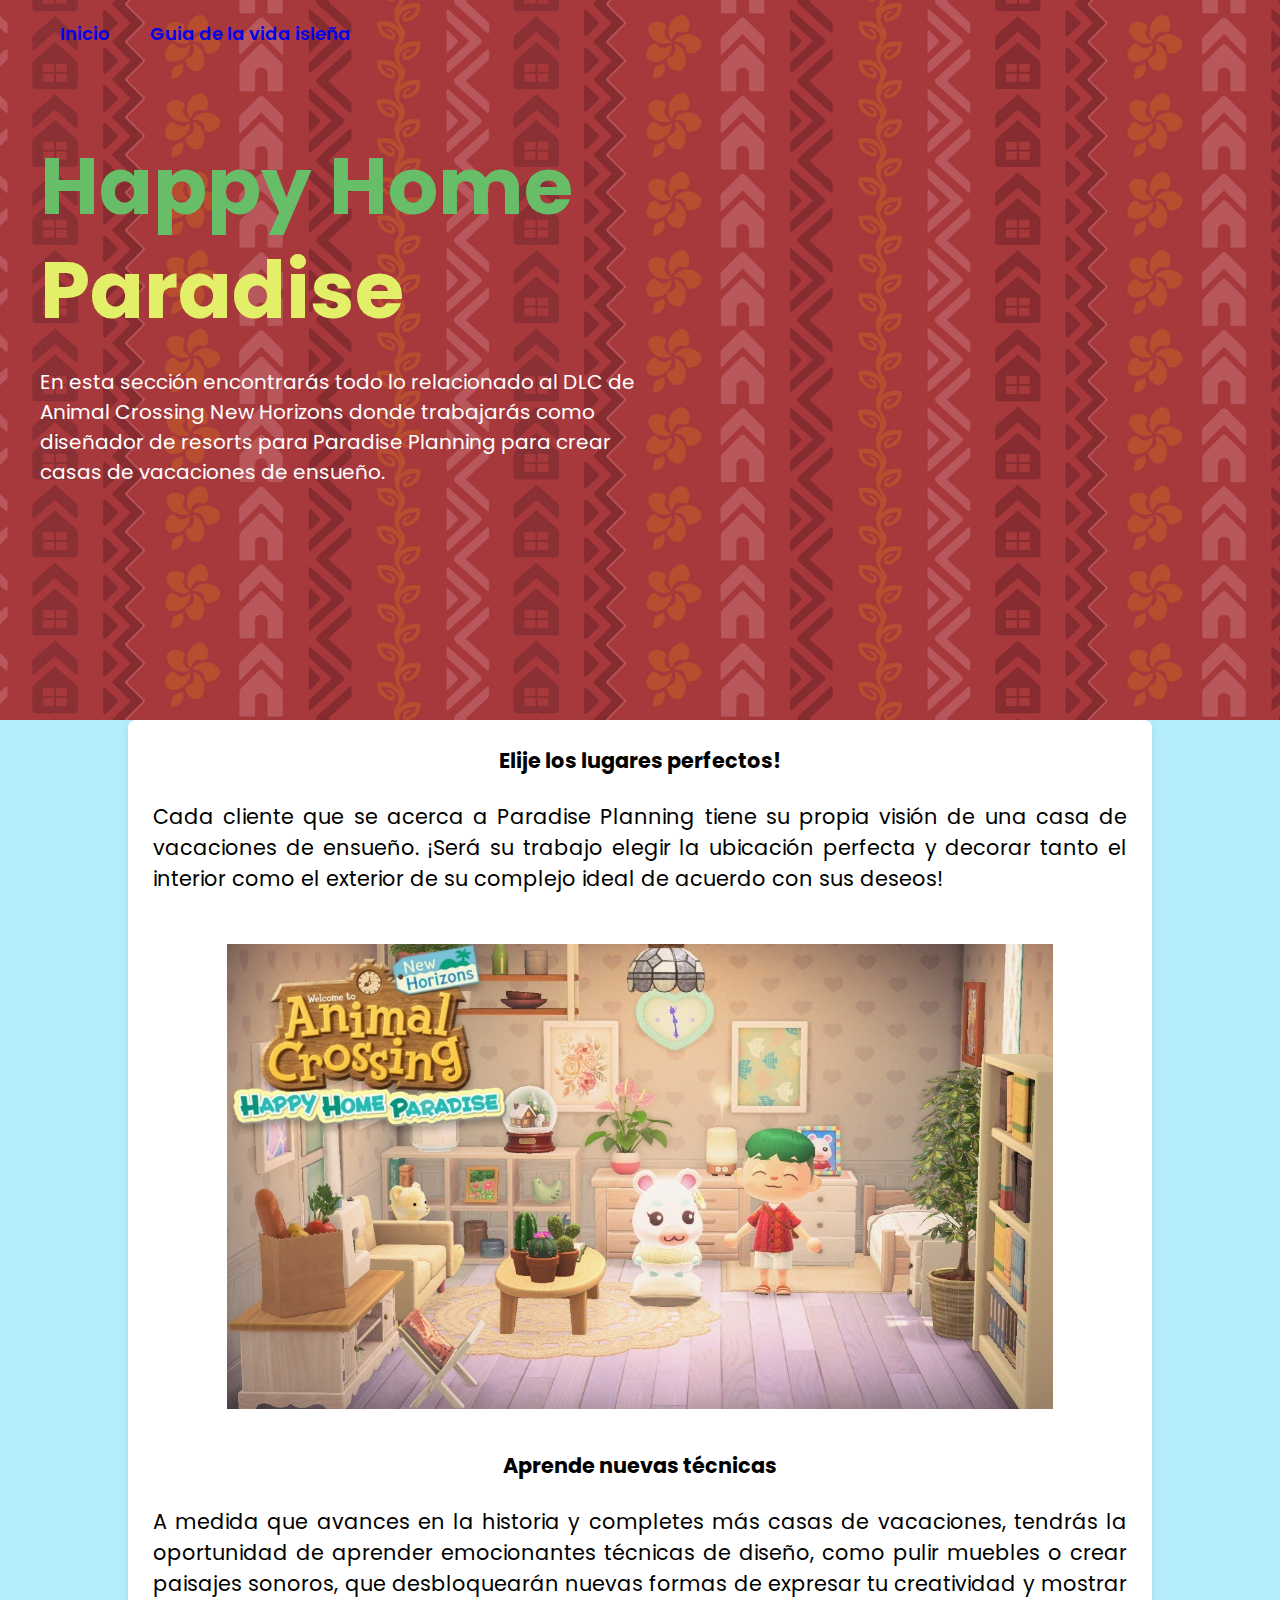
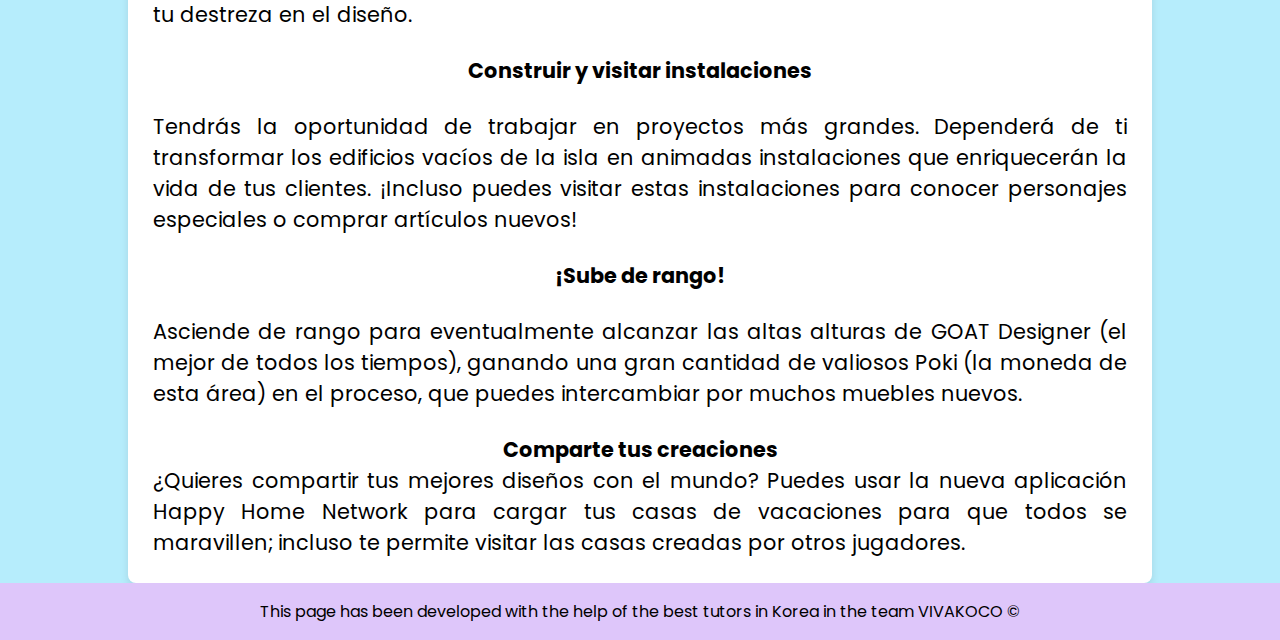
<file: hhp.html>
<!DOCTYPE html>
<html lang="en">
<head>
    <meta charset="UTF-8">
    <meta name="viewport" content="width=device-width, initial-scale=1.0">
    <title>Document</title>
    <link rel="stylesheet" href="styleh.css">
</head>
<body>
    <header class="header">

        <div class="menu container">
            <nav class="navbar">
                <ul>
                    <li><a href="Index.html" >Inicio</a></li>
                    <li><a href="guia.html" >Guia de la vida isleña</a></li>
                </ul>
            </nav>
        </div>

        <div class="header-content container">
            <div class="header-txt">
                <h1>Happy Home <span> <br>Paradise</span> </h1>
                <p>
                    En esta sección encontrarás todo lo relacionado al DLC de Animal
                    Crossing New Horizons donde trabajarás como diseñador de 
                    resorts para Paradise Planning para crear casas de vacaciones 
                    de ensueño.
                    
                </p>
                
            </div>
        </div>
    </header>

    <section>
        <div class="cuadro">
            <div class="elije"><h4>Elije los lugares perfectos!</h4></div>
            <div class="intro">
                <p>
                    Cada cliente que se acerca a Paradise Planning tiene su propia visión de una casa de vacaciones de ensueño. ¡Será su trabajo elegir la ubicación perfecta y decorar tanto el interior como el exterior de su complejo ideal de acuerdo con sus deseos!
                </p>
            </div>
            <div class="imagehome">
                <img src="images/hhp.jpg">
            </div>
            
            <div class="tilaprende"><h4>Aprende nuevas técnicas
            </h4></div>
            <div class="aprende">
                <p>
                    A medida que avances en la historia y 
                    completes más casas de vacaciones, 
                    tendrás la oportunidad de aprender 
                    emocionantes técnicas de diseño, 
                    como pulir muebles o crear paisajes 
                    sonoros, que desbloquearán nuevas 
                    formas de expresar tu creatividad y 
                    mostrar tu destreza en el diseño.
                </p>
            </div>

            <div class="tilconstru"><h4>Construir y visitar instalaciones</h4></div>
            <div class="constru">
                <p>
                    Tendrás la oportunidad de trabajar en proyectos 
                    más grandes. Dependerá de ti transformar los 
                    edificios vacíos de la isla en animadas 
                    instalaciones que enriquecerán la vida de tus 
                    clientes. ¡Incluso puedes visitar estas 
                    instalaciones para conocer personajes especiales 
                    o comprar artículos nuevos!
                </p>
            </div>

            <div class="tilrango"><h4>¡Sube de rango!</h4></div>
            <div class="rango">
                <p>
                    Asciende de rango para eventualmente alcanzar las 
                    altas alturas de GOAT Designer (el mejor de todos los 
                    tiempos), ganando una gran cantidad de valiosos Poki 
                    (la moneda de esta área) en el proceso, que puedes 
                    intercambiar por muchos muebles nuevos.
                </p>
            </div>

            <div class="tilcompart"><h4>Comparte tus creaciones</h4></div>
            <div class="comparte">
                <p>
                    ¿Quieres compartir tus mejores diseños con el mundo? 
                    Puedes usar la nueva aplicación Happy Home Network 
                    para cargar tus casas de vacaciones para que todos se 
                    maravillen; incluso te permite visitar las casas 
                    creadas por otros jugadores.
                </p>
            </div>
        </div>

        </div>
    </section>

    <div class="credits">
        <button id="scrollToTopBtn"> 𖤂</button>
    
        <script src="arriba.js"></script>
      
        <footer>
          <p>This page has been developed with the help of the best tutors in Korea in the team VIVAKOCO ©</p>
      </footer>
      
    </div>
</body>
</html>
</file>
<file: style.css>
@import url('https://fonts.googleapis.com/css2?family=Poppins:wght@400;500;600;700;800&display=swap');

* {
    margin: 0;
    padding: 0;
    box-sizing: border-box;
    text-decoration: none;
    list-style: none;
}

body {
    font-family: "Poppins", sans-serif;
    background-color: #b6edfc;
}

img {
    max-width: 100%;
}

.container {
    max-width: 1200px;
    margin: 0 auto;
}

.header {
    background-image: url(images/inicio.png);
    background-position: center;
    background-repeat: no-repeat;
    background-size: cover;
    display: flex;
    align-items: center;
    min-height: 80vh;
    padding: 80px 0;
}

.menu {
    position: absolute;
    top: 0;
    left: 0;
    right: 0;
    display: flex;
    align-items: center;
    justify-content: space-between;
}

.menu .navbar ul li {
    position: relative;
    float: left;
    font-size: 18px;
    padding: 20px;
    color: #fe8b3e;
    font-weight: 600;
    display: block;
}

.header-content {
    display: flex;
}

.header-txt {
    flex-basis: 50%;
}

.header-txt h1 {
    font-size: 60px;
    color: #41b016;
    line-height: 1.3;
    margin-bottom: 25px;
}

.header-txt span {
    color: #ff9408;
}

.header-txt p {
    font-size: 17px;
    color: black; 
    margin-bottom: 45px;
}

.butons {
    display: flex;
}

.btn-1, .btn-3 {
    display: inline-block;
    padding: 11px 35px;
    border: 3px solid #ff9625;
    border-radius: 25px;
    margin-right: 25px;
    font-size: 17px;
    color: #134300;
}

.btn-1:hover {
    background-color: #9de281;
}



:root {
    --primary-clr:#b38add;
}
*{
    margin: 0;
    padding: 0;
    box-sizing: border-box;
    font-family: "Poppins", sans-serif;
}
body{
    min-height: 100vh;
    align-items: center;
    justify-content: center;
}

.selected {
    border: 2px solid #06ea78;
    border-radius: 50%;
}

@media (max-width: 600px) {
    .calendar {
        width: 100%;
        max-width: none;
    }
}

.contact {
    padding: 150px 600px;
}

.contact-content {
    background-color: #134300;
    text-align: center;
    padding: 50px;
    border-radius: 50px;
}

form {
    display: flex;
    justify-content: center;
    margin-top: 20px;
}



.btn-3 {
    background-color: #fe8b3e;
    cursor: pointer;
    margin-right: 0;
}

.footer {
    display: flex;
    justify-content: space-between;
    align-items: center;
    padding: 50px 0;
}

.link ul {
    display: flex;
}

.link ul li > a {
    font-size: 17px;
    color: #fe8b3e;
    margin-right: 20px;
}

.link ul li > a:hover {
    color: #41b016;
}

@media(max-width: 991px) {
    .header {
        min-height: 0;
        padding: 80px 30px 50px 30px; /* Ajuste de la unidad */
    }

    .header-txt {
        text-align: center;
        flex-basis: 100%;
    }

    .header-txt h1 {
        font-size: 50px;
        margin-bottom: 15px;
    }

    .butons {
        justify-content: center;
    }

    .btn-1:last-of-type {
        margin-right: 0;
    }

    .contact {
        padding: 30px;
    }

    form {
        flex-direction: column;
    }

    input {
        margin: 0 0 20px 0;
    }

    .link ul {
        margin-top: 20px;
    }
}

.titulocal {
    padding: 25px 0;
    text-align: center;
    color: #fe8b3e;
    font-size: 30px;
    margin-bottom: 4px;
}







.calendar-content{
    position: relative;
    width: 1200px;
    min-height: 850px;
    margin: 0 auto;
    padding: 5px;
    color: #ffffff;
    display: flex;
    border-radius: 10px;
    background-color: #81f3ba;
}
.left{
    width: 90%;
    padding: 20px;
}
.calendar {
    position: relative;
    width: 100%;
    height: 100%;
    display: flex;
    flex-direction: column;
    flex-wrap: wrap;
    justify-content: space-between;
    color: #ff9408;
    border-radius: 5px;
    background-color: #ffffff;
}
.calendar::before,
.calendar::after{
    content: "";
    position: absolute;
    top: 50%;
    left: 100%;
    width: 12px;
    height: 97%;
    border-radius: 0 5px 5px 0;
    background-color:#d3d5d6d7;
    transform: translateY(-50%);
}

.calendar::before{
    height: 94%;
    left: calc(100% + 12px);
    background-color: rgb(153, 153, 153);
}
.calendar .month{
    width: 100%;
    height: 150px;
    display: flex;
    align-items: center;
    justify-content: space-between;
    padding: 0 50px;
    font-size: 1.2rem;
    font-weight: 500;
    text-transform: capitalize;
}
.calendar .month .prev,
.calendar .month .next {
    cursor: pointer;
}

.calendar .month .prev:hover
.calendar .month .next:hover{
    color: var(--primary-clr);
}
.calendar .weekdays{
    width: 100%;
    height: 100px;
    display: flex;
    align-items: center;
    justify-content: space-between;
    padding: 0 20px;
    font-size: 1rem;
    font-weight: 500;
    text-transform: capitalize;
}
.calendar .weekdays div{
    width: 14.28%;
    height: 100%;
    display: flex;
    align-items: center;
    justify-content: center;
}
.calendar .days{
    width: 100%;
    display: flex;
    flex-wrap: wrap;
    justify-content: space-between;
    padding: 0 20px;
    font-size: 1rem;
    font-weight: 500;
    margin-bottom: 20px;
}
.calendar .days .day{
    width:14.28% ;
    height: 90px;
    display: flex;
    align-items: center;
    justify-content: center;
    cursor: pointer;
    color: var(--primary-clr);
    border: 1px solid #f5f5f5;
}
.calendar .day:not(.prev-date , .next-date):hover{
    color: #fff;
    background-color: var(--primary-clr);
}
.calendar .days .prev-date,
.calendar .days .next-date{
    color: #b3b3b3; 
}
.calendar .days .active{
    position: relative;
    font-size: 1.2rem;
    color: #fff;
    background-color: var(--primary-clr);
}
.calendar .days .active::before{
    content: "";
    position: absolute;
    top: 0;
    left: 0;
    width: 100%;
    height: 100%;
    box-shadow: 0 0 10px 2px var(--primary-clr);
}
.calendar .days .today{
    font-size: 1.2rem;
}
.calendar .days .event{
    position: relative;

}
.calendar .days .event::after{
    content: "";
    position: absolute;
    bottom: 10%;
    left: 50%;
    width: 75%;
    height: 6px;
    border-radius: 30px;
    transform: translate(-50%);
    background-color: var(--primary-clr);
}
.calendar .event:hover::after{
    background-color: #fff;
}
.calendar .active.event::after{
    background-color: #fff;
    bottom: 20%;
}
.calendar .active.event{
    padding-bottom: 10px;
}
.calendar .goto-today{
    width: 100%;
    height: 50px;
    display: flex;
    align-items: center;
    justify-content: space-between;
    gap: 5px;
    padding: 0 20px;
    margin-bottom: 20px;
    color: var(--primary-clr);
}
.calendar .goto-today .goto{
    display: flex;
    align-items: center;
    border-radius: 5px;
    overflow: hidden;
    border: 1px solid var(--primary-clr);
}
.calendar .goto-today .goto input{
    width: 100%;
    height: 30px;
    outline: none;
    border: none;
    border-radius: 5px;
    padding: 0 20px;
    color: var(--primary-clr);
    border-radius: 5px;
}
.calendar .goto-today button{
    padding: 5px 10px;
    border: 1px solid var(--primary-clr);
    border-radius: 5px;
    background-color: transparent;
    cursor: pointer;
    color: var(--primary-clr);
}
.calendar .goto-today button:hover{
    color: #fff;
    background-color: var(--primary-clr);
}
.calendar .goto-today .goto button{
    border: none;
    border-left: 1px solid var(--primary-clr);
    border-radius: 0;
}
.container .right {
    position: relative;
    width: 40%;
    min-height: 100%;
    padding: 20px 0;
  }
  
  .right .today-date {
    width: 100%;
    height: 50px;
    display: flex;
    flex-wrap: wrap;
    gap: 10px;
    align-items: center;
    justify-content: space-between;
    padding: 0 40px;
    padding-left: 70px;
    margin-top: 50px;
    margin-bottom: 20px;
    text-transform: capitalize;
  }
  .right .today-date .event-day {
    font-size: 2rem;
    font-weight: 500;
  }
  .right .today-date .event-date {
    font-size: 1rem;
    font-weight: 400;
    color: #878895;
  }
  .events {
    width: 100%;
    height: 100%;
    max-height: 600px;
    overflow-x: hidden;
    overflow-y: auto;
    display: flex;
    flex-direction: column;
    padding-left: 4px;
  }
  .events .event {
    position: relative;
    width: 95%;
    min-height: 70px;
    display: flex;
    justify-content: center;
    flex-direction: column;
    gap: 5px;
    padding: 0 20px;
    padding-left: 50px;
    color: #fff;
    background: linear-gradient(90deg, #a6e0d9, transparent);
    cursor: pointer;
  }
  /* even event */
  .events .event:nth-child(even) {
    background: transparent;
  }
  .events .event:hover {
    background: linear-gradient(90deg, var(--primary-clr), transparent);
  }
  .events .event .title {
    display: flex;
    align-items: center;
    pointer-events: none;
  }
  .events .event .title .event-title {
    font-size: 1rem;
    font-weight: 400;
    margin-left: 20px;
  }
  .events .event i {
    color: var(--primary-clr);
    font-size: 0.5rem;
  }
  .events .event:hover i {
    color: #fff;
  }
  .events .event .event-time {
    font-size: 0.8rem;
    font-weight: 400;
    color: #878895;
    margin-left: 15px;
    pointer-events: none;
  }
  .events .event:hover .event-time {
    color: #fff;
  }
  /* add tick in event after */
  .events .event::after {
    content: "✓";
    position: absolute;
    top: 50%;
    right: 0;
    font-size: 3rem;
    line-height: 1;
    display: none;
    align-items: center;
    justify-content: center;
    opacity: 0.3;
    color: var(--primary-clr);
    transform: translateY(-50%);
  }
  .events .event:hover::after {
    display: flex;
  }
  .add-event {
    position: absolute;
    bottom: 30px;
    right: 30px;
    width: 40px;
    height: 40px;
    display: flex;
    align-items: center;
    justify-content: center;
    font-size: 1rem;
    color: #878895;
    border: 2px solid #b62acc;
    opacity: 0.5;
    border-radius: 50%;
    background-color: transparent;
    cursor: pointer;
  }
  .add-event:hover {
    opacity: 1;
  }
  .add-event i {
    pointer-events: none;
  }
  .events .no-event {
    width: 100%;
    height: 100%;
    display: flex;
    align-items: center;
    justify-content: center;
    font-size: 1.5rem;
    font-weight: 500;
    color: #878895;
  }
  .add-event-wrapper {
    position: absolute;
    bottom: 100px;
    left: 50%;
    width: 90%;
    max-height: 0;
    overflow: hidden;
    border-radius: 5px;
    background-color: #ffffff;
    transform: translateX(-50%);
    transition: max-height 0.5s ease;
  }
  .add-event-wrapper.active {
    max-height: 300px;
  }
  .add-event-header {
    width: 100%;
    height: 50px;
    display: flex;
    align-items: center;
    justify-content: space-between;
    padding: 0 20px;
    color: #373c4f;
    border-bottom: 1px solid #f5f5f5;
  }
  .add-event-header .close {
    font-size: 1.5rem;
    cursor: pointer;
  }
  .add-event-header .close:hover {
    color: var(--primary-clr);
  }
  .add-event-header .title {
    font-size: 1.2rem;
    font-weight: 500;
  }
  .add-event-body {
    width: 100%;
    height: 100%;
    display: flex;
    flex-direction: column;
    gap: 5px;
    padding: 20px;
  }
  .add-event-body .add-event-input {
    width: 100%;
    height: 40px;
    display: flex;
    align-items: center;
    justify-content: space-between;
    gap: 10px;
  }
  .add-event-body .add-event-input input {
    width: 100%;
    height: 100%;
    outline: none;
    border: none;
    border-bottom: 1px solid #f5f5f5;
    padding: 0 10px;
    font-size: 1rem;
    font-weight: 400;
    color: #373c4f;
  }
  .add-event-body .add-event-input input::placeholder {
    color: #a5a5a5;
  }
  .add-event-body .add-event-input input:focus {
    border-bottom: 1px solid var(--primary-clr);
  }
  .add-event-body .add-event-input input:focus::placeholder {
    color: var(--primary-clr);
  }
  .add-event-footer {
    display: flex;
    align-items: center;
    justify-content: center;
    padding: 20px;
  }
  .add-event-footer .add-event-btn {
    height: 40px;
    font-size: 1rem;
    font-weight: 500;
    outline: none;
    border: none;
    color: #fff;
    background-color: var(--primary-clr);
    border-radius: 5px;
    cursor: pointer;
    padding: 5px 10px;
    border: 1px solid var(--primary-clr);
  }
  .add-event-footer .add-event-btn:hover {
    background-color: transparent;
    color: var(--primary-clr);
  }
  
  /* media queries */
  
  @media screen and (max-width: 1000px) {
    body {
      align-items: flex-start;
      justify-content: flex-start;
    }
    .container {
      min-height: 100vh;
      flex-direction: column;
      border-radius: 0;
    }
    .container .left {
      width: 100%;
      height: 100%;
      padding: 20px 0;
    }
    .container .right {
      width: 100%;
      height: 100%;
      padding: 20px 0;
    }
    .calendar::before,
    .calendar::after {
      top: 100%;
      left: 50%;
      width: 97%;
      height: 12px;
      border-radius: 0 0 5px 5px;
      transform: translateX(-50%);
    }
    .calendar::before {
      width: 94%;
      top: calc(100% + 12px);
    }
    .events {
      padding-bottom: 340px;
    }
    .add-event-wrapper {
      bottom: 100px;
    }
  }
  @media screen and (max-width: 500px) {
    .calendar .month {
      height: 75px;
    }
    .calendar .weekdays {
      height: 50px;
    }
    .calendar .days .day {
      height: 40px;
      font-size: 0.8rem;
    }
    .calendar .days .day.active,
    .calendar .days .day.today {
      font-size: 1rem;
    }
    .right .today-date {
      padding: 20px;
    }
  }













footer {
    flex-direction: column;
        text-align: center;
    background-color: #dec6fa;
    color: rgb(0, 0, 0);
    text-align: center;
    padding: 1rem;
    margin-top: auto;
}
</file>
<file: styleg.css>
@import url('https://fonts.googleapis.com/css2?family=Poppins:wght@400;500;600;700;800&display=swap');

* {
    margin: 0;
    padding: 0;
    box-sizing: border-box;
    text-decoration: none;
    list-style: none;
}

body {
    font-family: "Poppins";
    background-color: #b6edfc;
    font-size: 1.3rem;
    
}

img {
    max-width: 100%;
}

.container {
    max-width: 1200px;
    margin: 0 auto;
}
.header {
    background-image: url(images/guia.jpg);
    background-position: center;
    background-repeat: no-repeat;
    background-size: cover;
    display: flex;
    align-items: center;
    min-height: 80vh;
    padding: 80px 0;
}

.menu {
    position: absolute;
    top: 0;
    left: 0;
    right: 0;
    display: flex;
    align-items: center;
    justify-content: space-between;
}

.menu .navbar ul li {
    position: relative;
    float: left;
    font-size: 18px;
    padding: 20px;
    color: #fe8b3e;
    font-weight: 600;
    display: block;
}


.header-content {
    display: flex;
}

.header-txt {
    flex-basis: 50%;
}

.header-txt h1 { 
    font-size: 80px;
    color: #0f45a8;
    line-height: 1.3;
    margin-bottom: 25px;
}

.header-txt span {
    color: #ff0839;
}

.header-txt p {
    font-size: 20px;
    color: black; 
    margin-bottom:100px;
}

.titulohem {
    padding: 25px 0;
    text-align: center;
    color: #fe8b3e;
    font-size: 30px;
    margin-bottom: 4px;
}

.estaciones{
    padding: 25px 0;
    text-align:center;
    font-size: 20px;
}



.titulobject {
    padding: 25px 0;
    text-align: center;
    color: #fe8b3e;
    font-size: 30px;
    margin-bottom: 4px;
}

.cuadro {
    min-width: 600px;

    margin: 0 auto;
    justify-content: center;
    background-color: white;
    padding: 25px;
    border-radius: 8px;
    box-shadow: 0 4px 8px rgba(0, 0, 0, 0.1); /* Sombra opcional para un efecto más atractivo */
    text-align: center; /* Centra el texto dentro del cuadro */
    max-width: 80%; /* Ancho máximo opcional del cuadro */
    width: 100%; /* Asegura que el cuadro ocupe el 100% del ancho disponible hasta el máximo especificado */
}
.imgseason{
    display: block;
    margin-left: auto;
    margin-right: auto;
    max-width: 70%;
    padding: 25px;
    border-radius: 50%;
    object-fit: cover;
    margin-bottom: 0.5rem;
}
.cuadro2 {
    min-width: 600px;
    margin: 0 auto;
    justify-content:center;
    background-color: white;
    padding: 25px;
    border-radius: 8px;
    box-shadow: 0 4px 8px rgba(0, 0, 0, 0.1); /* Sombra opcional para un efecto más atractivo */
    text-align: justify; /* Centra el texto dentro del cuadro */
    max-width: 80%; /* Ancho máximo opcional del cuadro */
    width: 100%; /* Asegura que el cuadro ocupe el 100% del ancho disponible hasta el máximo especificado */
}

.ayudar{
    padding: 25px 0;
}
.tilayudar{
    text-align: center;
}
.mejor{
    padding: 25px 0;
}
.tilmejor{
    text-align: center;
}
.donar{
    padding: 25px 0;
}
.tildonar{
    text-align: center;
}
.millas{
    padding: 25px 0;
}
.tilmillas{
    text-align: center;
}
.construye{
    padding: 25px 0;
}
.tilconstruye{
    text-align: center;
}
.tiempoam{
    padding: 25px 0;
}
.tiltiempoam{
    text-align: center;
}
.decor{
    padding: 25px 0;
}
.tildecor{
    text-align: center;
}
.calma{
    padding: 25px 0;
}
.tilcalma{
    text-align: center;
}

.cuadro3 {
    min-width: 600px;
    margin: 0 auto;
    justify-content:center;
    background-color: white;
    padding: 25px;
    border-radius: 8px;
    box-shadow: 0 4px 8px rgba(0, 0, 0, 0.1); /* Sombra opcional para un efecto más atractivo */
    text-align: justify; /* Centra el texto dentro del cuadro */
    max-width: 80%; /* Ancho máximo opcional del cuadro */
    width: 100%; /* Asegura que el cuadro ocupe el 100% del ancho disponible hasta el máximo especificado */
}

.tituloherr {
    padding: 25px 0;
    text-align: center;
    color: #fe8b3e;
    font-size: 30px;
    margin-bottom: 4px;
}

.dura{
    padding: 25px 0;
}
.tildura{
    text-align: center;
}
.energy{
    padding: 25px 0;
}
.tilenergy{
    text-align: center;
}
.adqui{
    padding: 25px 0;
}
.tiladqui{
    text-align: center;
}

.cuadro > table {
    padding: 25px 0;
    border: 3px solid #fe8b3e;
    border-collapse: collapse;
    margin: auto;
    text-align: center;
    td{
        padding: 1rem;
        border: 3px solid #fe8b3e;
    }
    thead{
        font-weight: bold;
        background-color: rgb(204, 255, 153);
    }
    tbody td:first-child{
        background-color: rgb(204, 255, 153) ;
    }
    tbody tr:nth-child(2n){
        background-color: #fff;
    }
    tbody tr:nth-child(2n+1){
        background-color: #fff;
    }
}

.cuadro3 > table {
    padding: 25px 0;
    border: 3px solid #fe8b3e;
    border-collapse: collapse;
    margin: auto;
    text-align: center;
    td{
        padding: 1rem;
        border: 3px solid #fe8b3e;
    }
    thead{
        font-weight: bold;
        background-color: rgb(204, 255, 153);
    }
    tbody td:first-child{
        background-color: rgb(204, 255, 153) ;
    }
    tbody tr:nth-child(2n){
        background-color: #fff;
    }
    tbody tr:nth-child(2n+1){
        background-color: #fff;
    }
}

.indice > table{
    
    padding: 25px 0;
    border: 1px solid transparent;
    border-collapse:separate;
    margin: auto;
    text-align: center;
    
    td{
        padding: 25px 0;
        border: 5px solid transparent;
    }
    thead{
        font-weight: bold;
        color: #3fce1b;
        background-color: rgb(255, 255, 255);
    }
    tbody td:first-child{
        color: #3fce1b;
        background-color: rgb(255, 255, 255) ;

}
}

#scrollToTopBtn {
    position: fixed;
    bottom: 20px;
    right: 20px;
    background-color: #fda367;
    color: white;
    border: none;
    padding: 10px 20px;
    border-radius: 5px;
    cursor: pointer;
    display: none; /* Ocultar el botón por defecto */
}

#scrollToTopBtn:hover {
    background-color: #ff6a25;
}

footer {
    
    flex-direction: column;
    text-align: center;
    background-color: #dec6fa;
    color: rgb(0, 0, 0);
    padding: 1rem;
    margin-top: auto;

}
footer p{
    font-size: medium;
}
</file>
<file: styleh.css>
@import url('https://fonts.googleapis.com/css2?family=Poppins:wght@400;500;600;700;800&display=swap');

* {
    margin: 0;
    padding: 0;
    box-sizing: border-box;
    text-decoration: none;
    list-style: none;
}

body {
    font-family: "Poppins";
    background-color: #b6edfc;
    font-size: 1.3rem;
    
}

img {
    max-width: 100%;
}

.container {
    max-width: 1200px;
    margin: 0 auto;
}
.header {
    background-image: url(images/nitido.jpg);
    background-position: center;
    background-repeat: no-repeat;
    background-size: cover;
    display: flex;
    align-items: center;
    min-height: 80vh;
    padding: 80px 0;
}

.menu {
    position: absolute;
    top: 0;
    left: 0;
    right: 0;
    display: flex;
    align-items: center;
    justify-content: space-between;
}

.menu .navbar ul li {
    position: relative;
    float: left;
    font-size: 18px;
    padding: 20px;
    color: #ff0839;
    font-weight: 600;
    display: block;
}


.header-content {
    display: flex;
}

.header-txt {
    flex-basis: 50%;
}

.header-txt h1 { 
    font-size: 80px;
    color: #67bd68;
    line-height: 1.3;
    margin-bottom: 25px;
}

.header-txt span {
    color: #e4ef69;
}

.header-txt p {
    font-size: 20px;
    color: rgb(255, 255, 255); 
    margin-bottom:100px;
    
}
.cuadro {
    min-width: 600px;

    margin: 0 auto;
    justify-content: center;
    background-color: white;
    padding: 25px;
    border-radius: 8px;
    box-shadow: 0 4px 8px rgba(0, 0, 0, 0.1); /* Sombra opcional para un efecto más atractivo */
    text-align: justify; /* Centra el texto dentro del cuadro */
    max-width: 80%; /* Ancho máximo opcional del cuadro */
    width: 100%; /* Asegura que el cuadro ocupe el 100% del ancho disponible hasta el máximo especificado */
}

.intro{
    padding: 25px 0;
}
.elije{
    text-align: center;
}
.imagehome{
    display: block;
    margin-left: auto;
    margin-right: auto;
    max-width: 90%;
    padding: 25px;
    border-radius: 50%;
    object-fit: cover;
    margin-bottom: 0.5rem;
}
.tilaprende{
    text-align: center;
}
.aprende{
    padding: 25px 0;
}
.tilconstru{
    text-align: center;
}
.constru{
    padding: 25px 0;
}

.tilrango{
    text-align: center;
}
.rango{
    padding: 25px 0;
}
.tilcompart{
    text-align: center;
}
.compart{
    padding: 25px 0;
}

#scrollToTopBtn {
    position: fixed;
    bottom: 20px;
    right: 20px;
    background-color: #fda367;
    color: white;
    border: none;
    padding: 10px 20px;
    border-radius: 5px;
    cursor: pointer;
    display: none; /* Ocultar el botón por defecto */
}

#scrollToTopBtn:hover {
    background-color: #ff6a25;
}

footer {
    
    flex-direction: column;
    text-align: center;
    background-color: #dec6fa;
    color: rgb(0, 0, 0);
    padding: 1rem;
    margin-top: auto;

}
footer p{
    font-size: medium;
}
</file>
